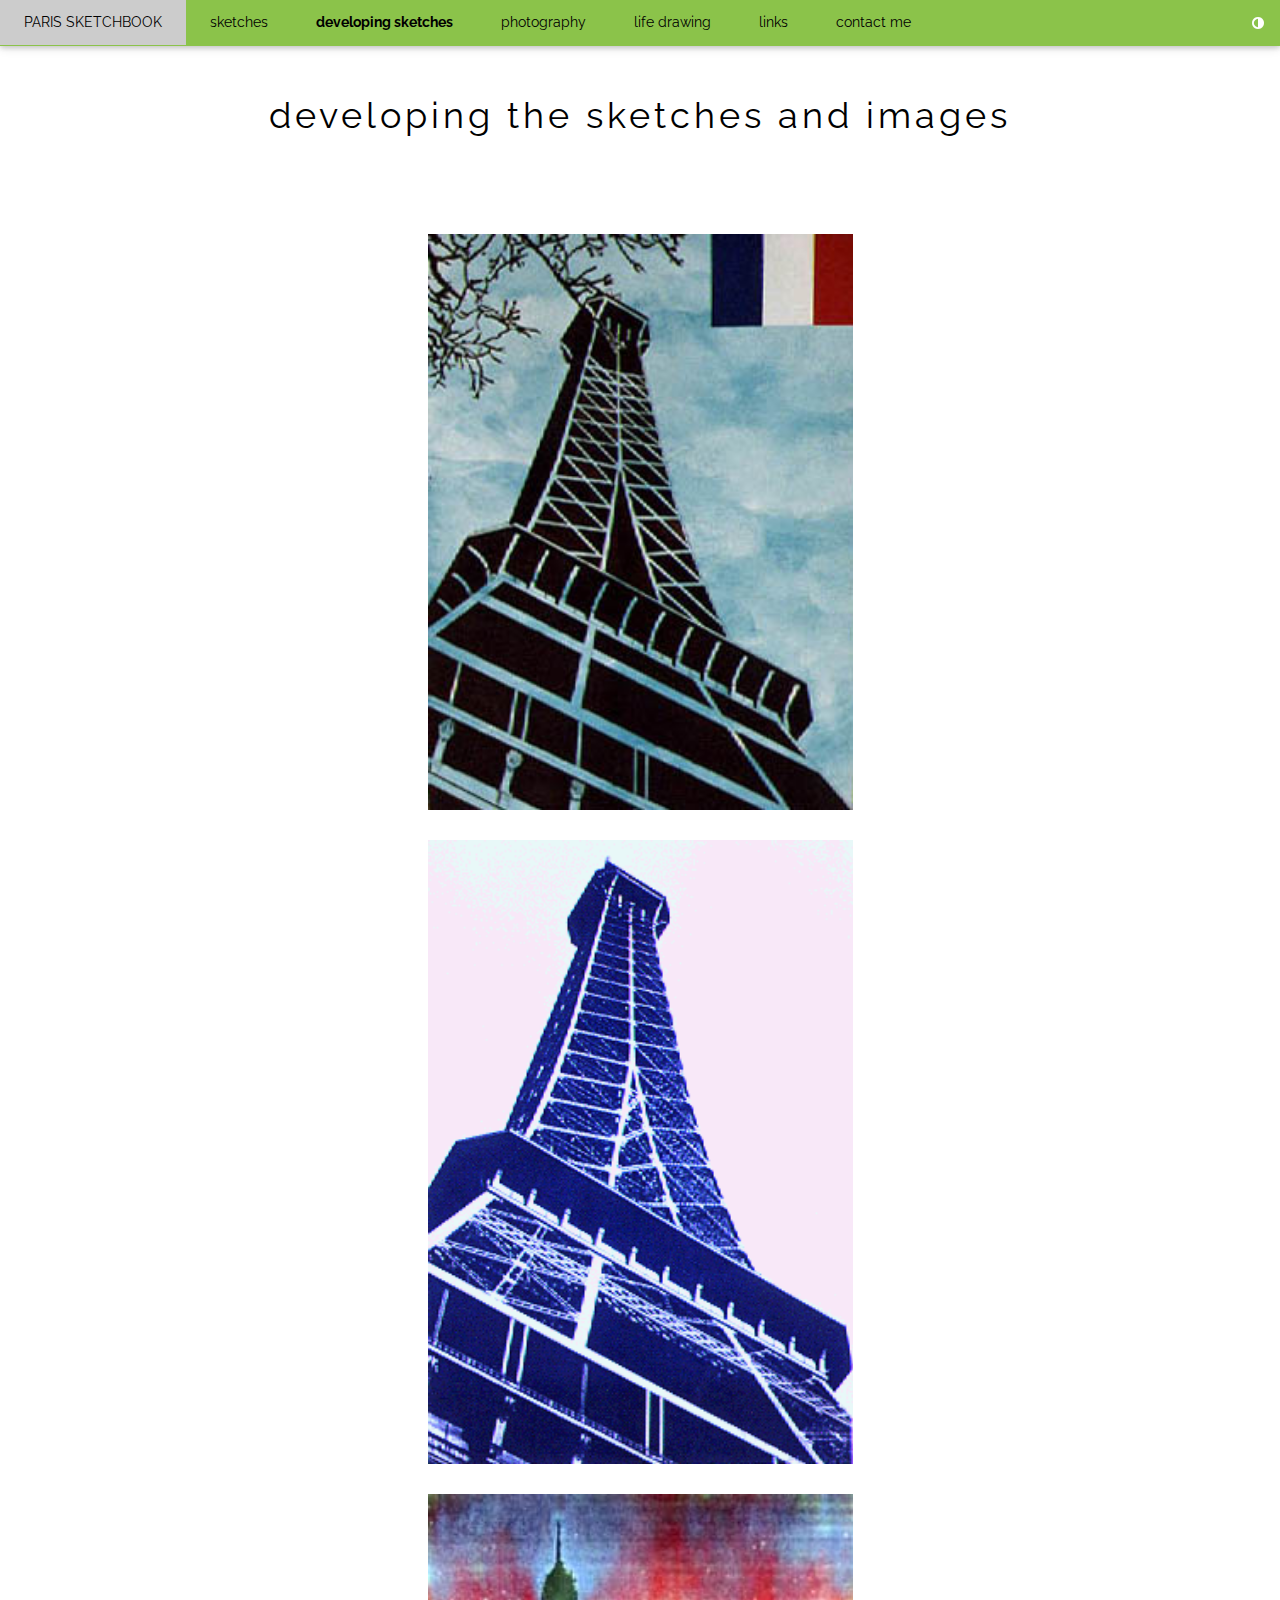
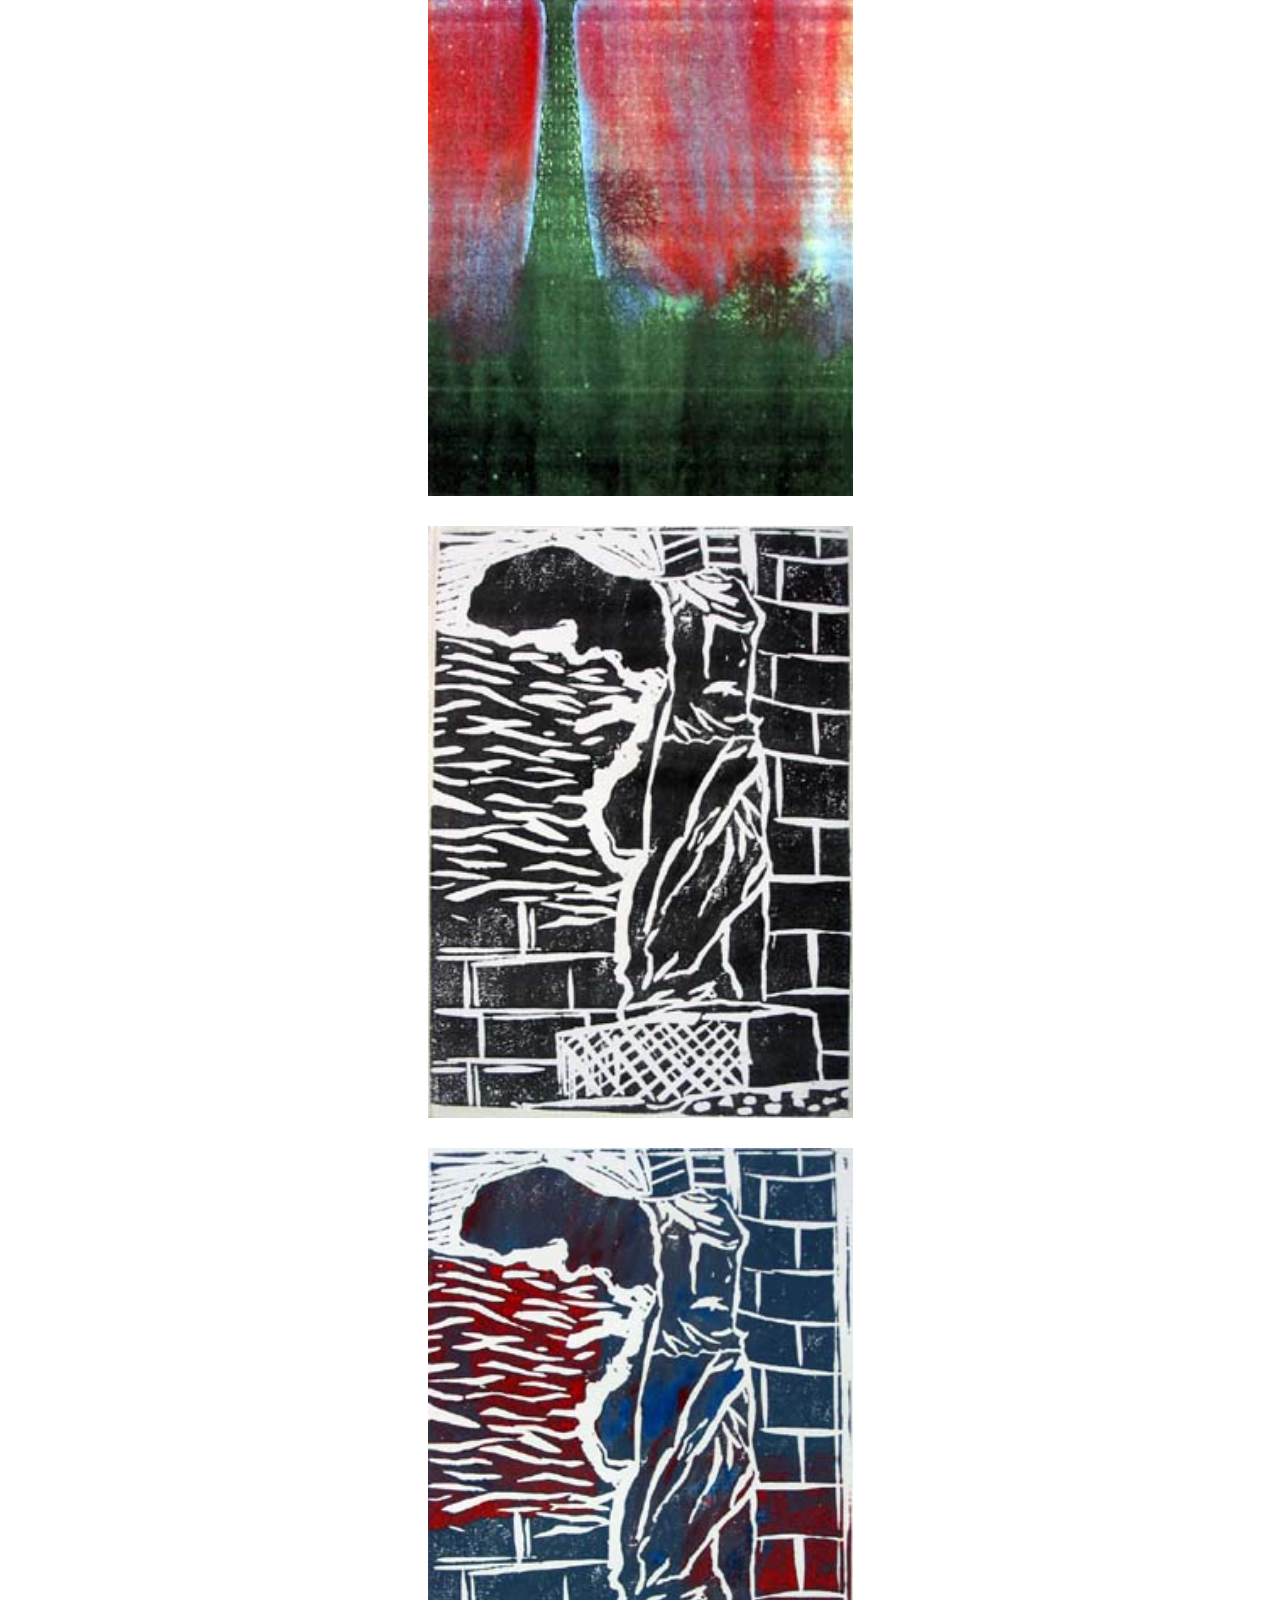
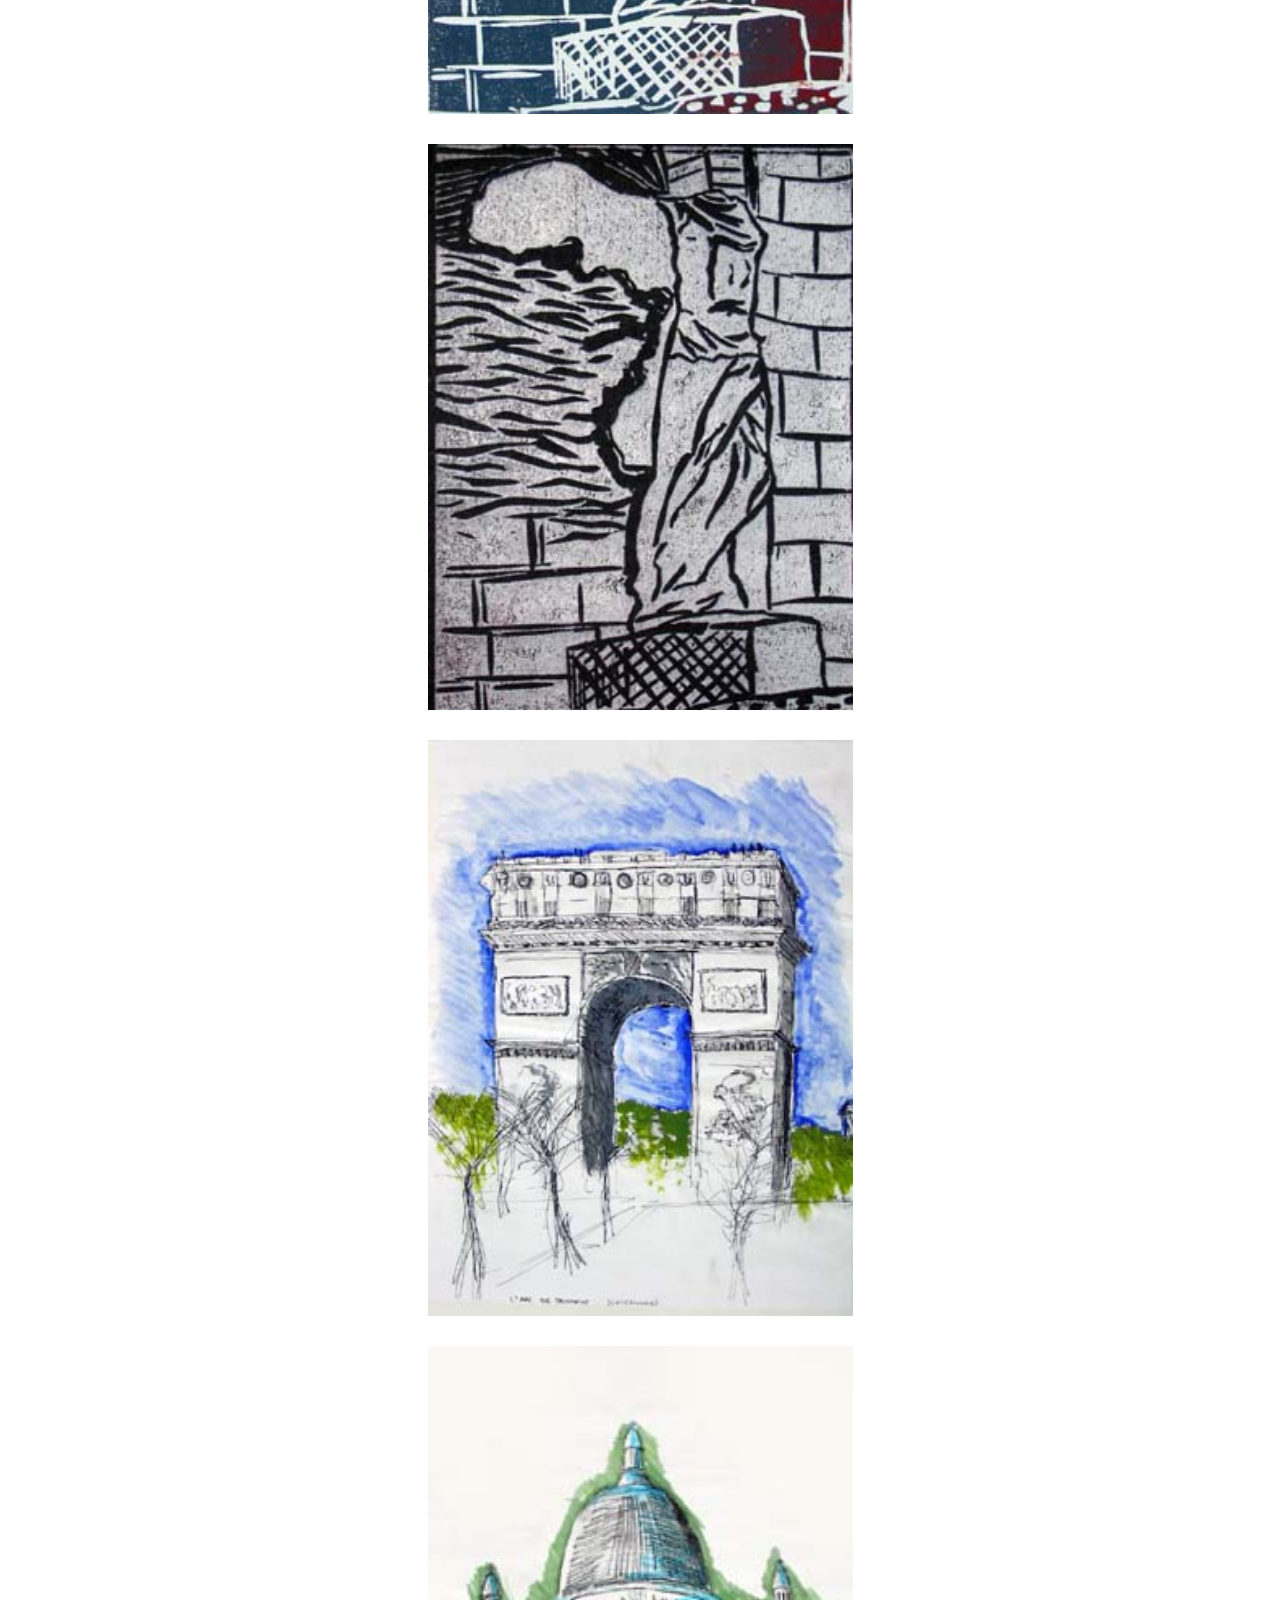
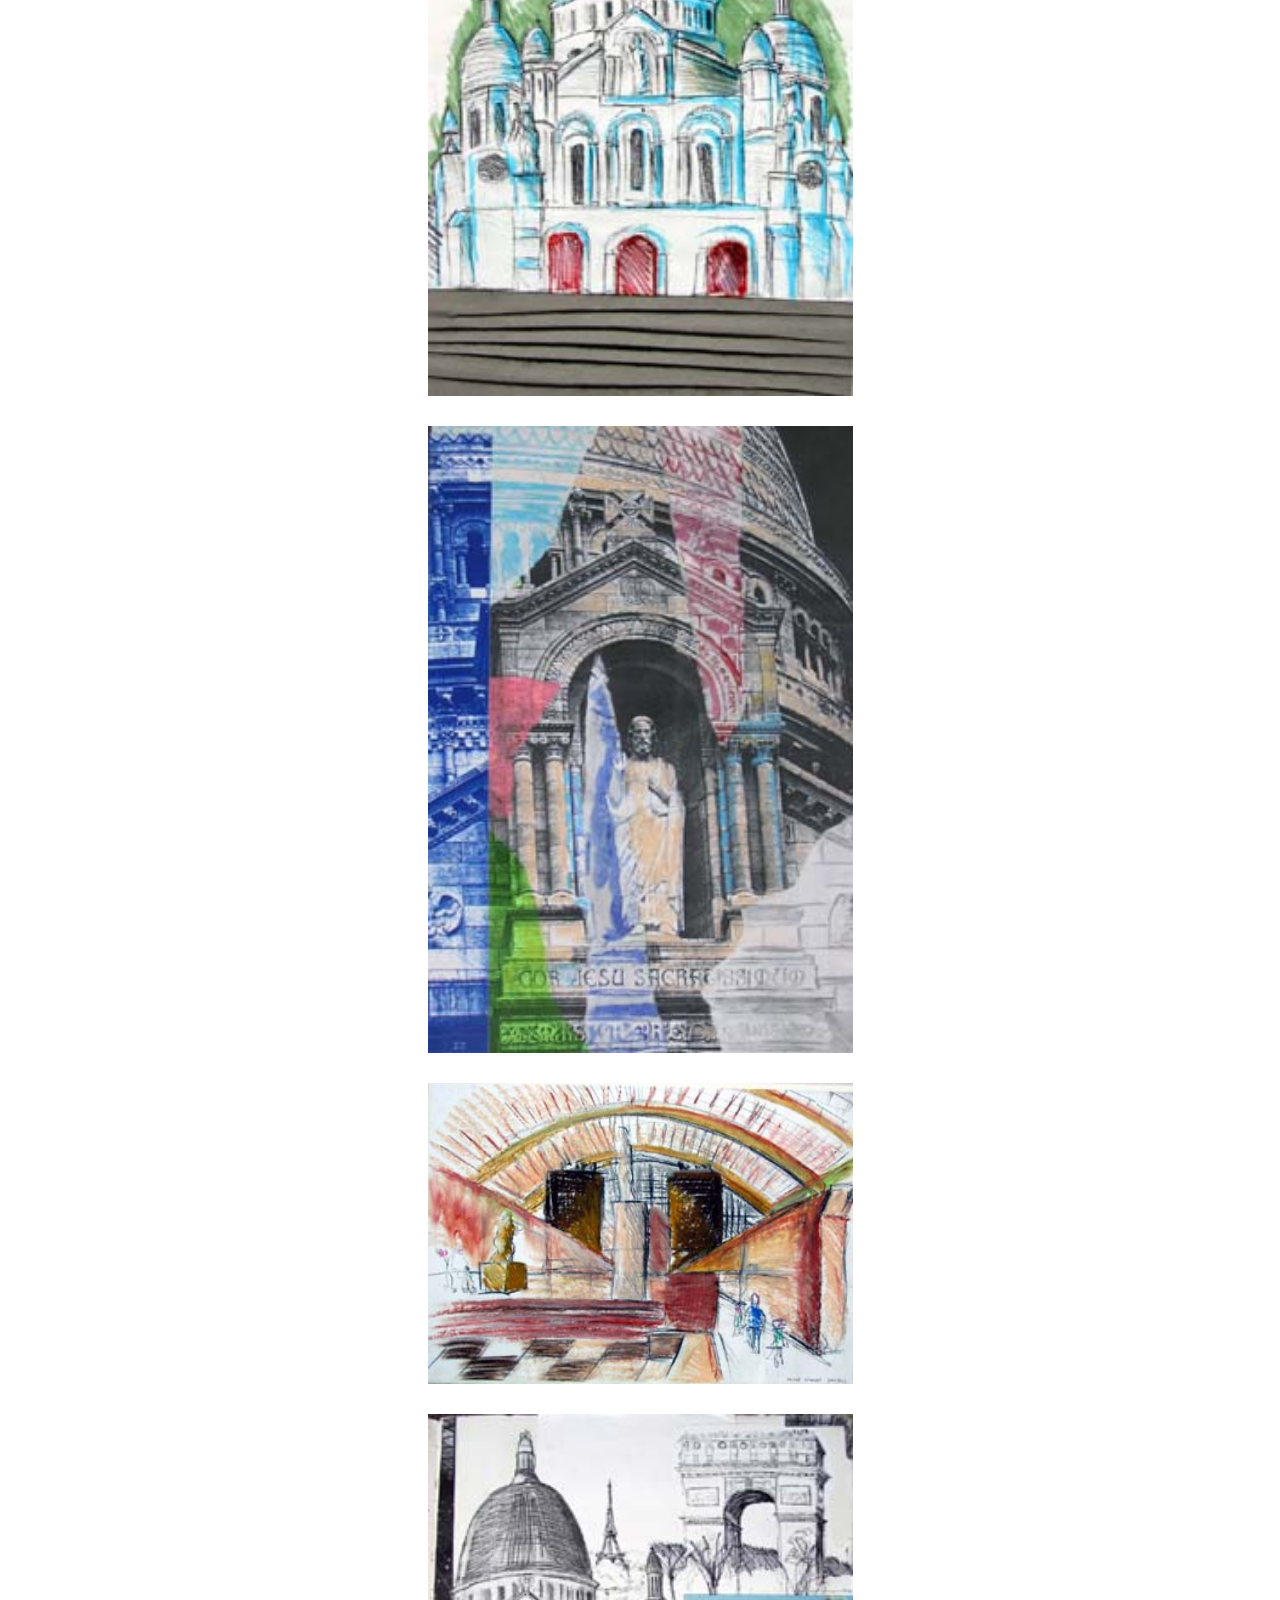
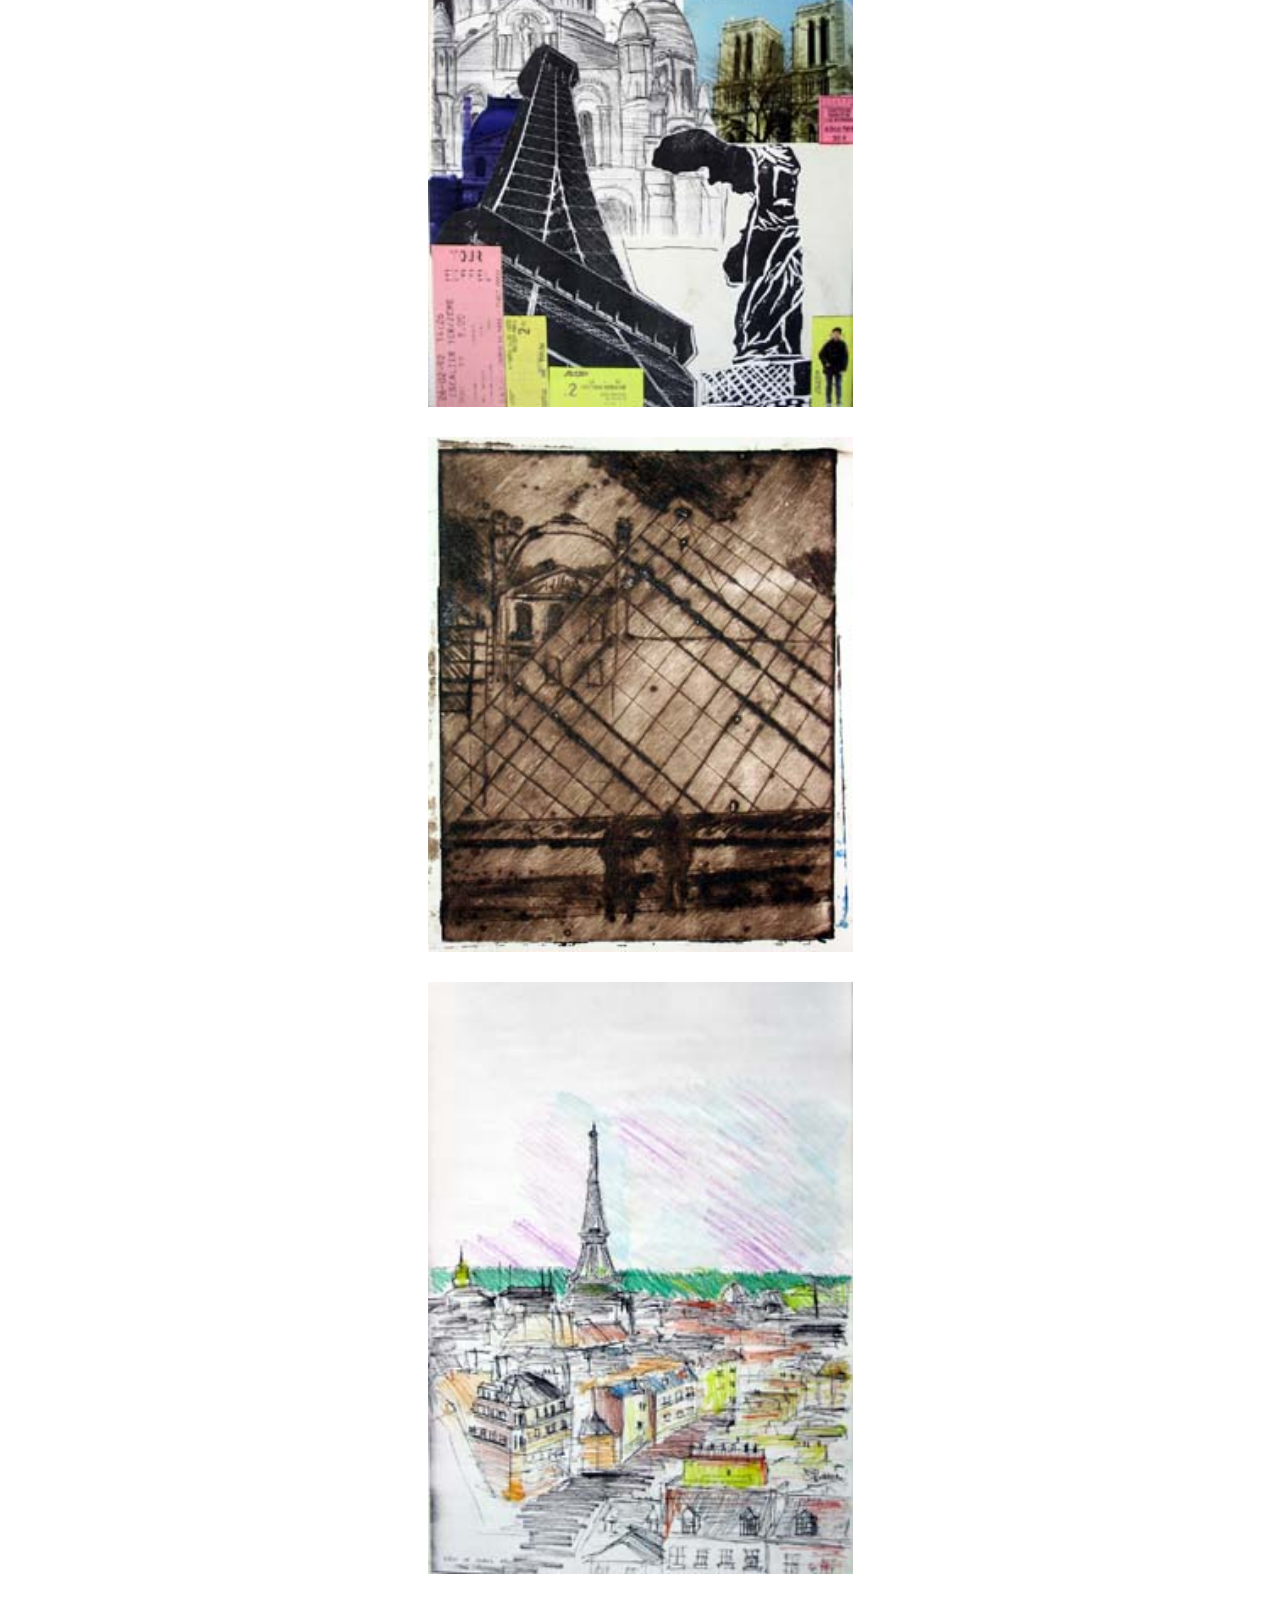
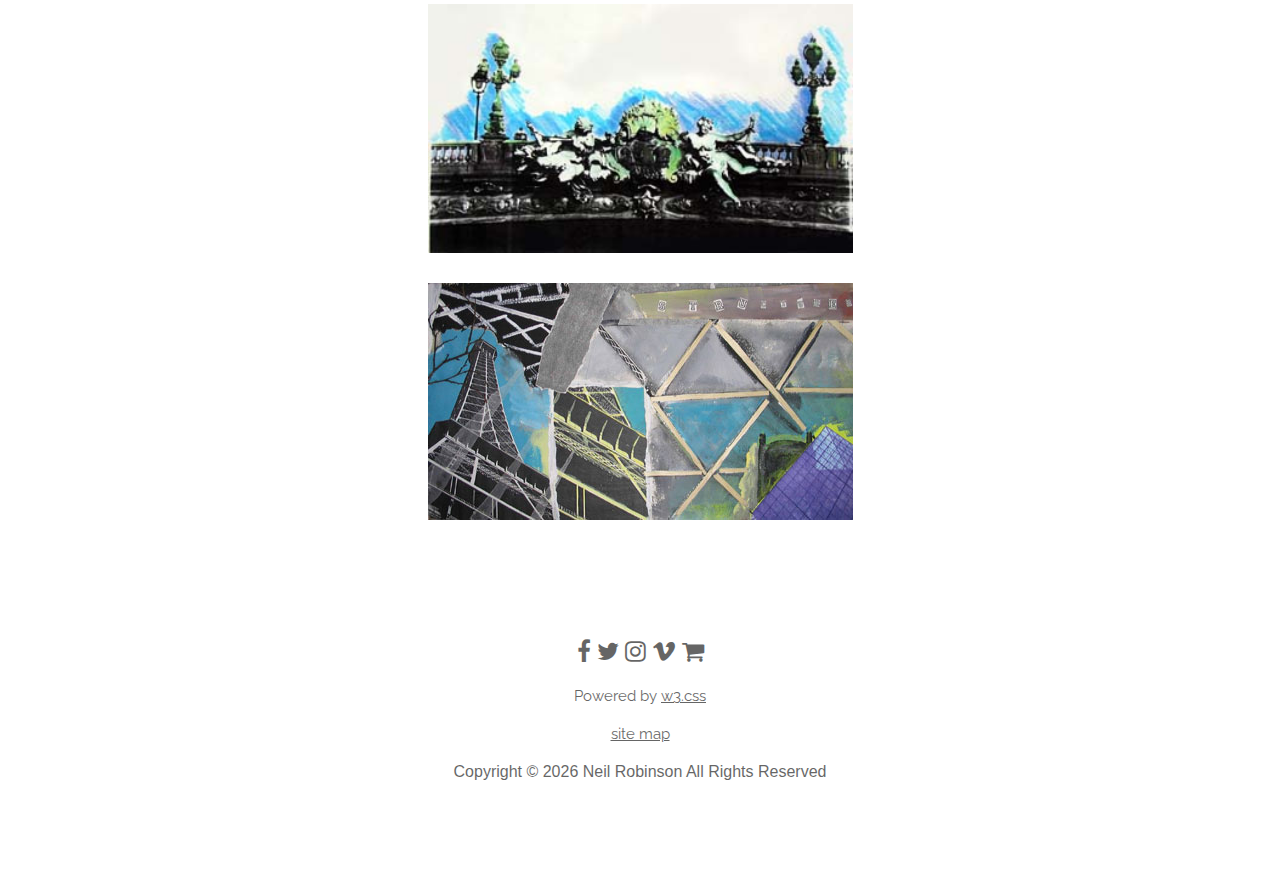
<file: developing.html>
<!DOCTYPE html>
<html lang="en">
<head>
<title>neilrobinson.me.uk :: selection of my developed sketches: Paris Sketch Book</title>
<meta charset="UTF-8">
<meta name="viewport" content="width=device-width, initial-scale=1.0">
<meta name="description" content="Neil Robinson, Art/Printmaker specialising in landscapes and seascapes. I work with intaglio printing techniques such as etching aquatint and relief techniques such as linocut.">
<meta name="keywords" content="HTML,CSS,XML,JavaScript">
<meta name="keywords" content="HTML,CSS,XML,JavaScript,Artist,Printmaker,Blog,StockportInPrint,OnlineShop,Redbubble,Intaglio,Northwest England,UK,GB,Acrylics,Watercolour,Painting,Sketches,Etchings,Lino-cut,Screen-printing,Gelli-printing,Stockport">
<meta name="author" content="Neil Robinson">
<link rel="stylesheet" href="https://www.w3schools.com/w3css/4/w3.css">
<link rel="stylesheet" href="https://fonts.googleapis.com/css?family=Raleway">
<link rel="stylesheet" href="https://cdnjs.cloudflare.com/ajax/libs/font-awesome/4.7.0/css/font-awesome.min.css">
<link rel="stylesheet" href="css/nar_stylesheet.css">
<link rel="stylesheet" href="css/darkmode.css">
<link rel="stylesheet" href="css/navstyle.css">
<link rel="stylesheet" href="css/gallerystyle.css">
<!-- Lightbox CSS files-->	
<link rel="stylesheet" href="style.css">
<link rel="stylesheet" href="lightbox.css">
<link rel="apple-touch-icon" sizes="120x120" href="/apple-touch-icon-120x120-precomposed.png" /> <link rel="apple-touch-icon" sizes="152x152" href="/apple-touch-icon-152x152-precomposed.png"/>
</head>
<body>

<!-- navbar -->
<div class="w3-top">
  <div class="w3-bar w3-light-green w3-card">
    <a class="w3-bar-item w3-button w3-padding-large w3-hide-medium w3-hide-large w3-right" href="javascript:void(0)" onclick="myFunction()" title="Toggle Navigation Menu"><i class="fa fa-bars"></i></a>
    <a href="index.html" class="w3-bar-item w3-button w3-padding-large">PARIS SKETCHBOOK</a>
    <a href="sketches.html" class="w3-bar-item w3-button w3-padding-large w3-hide-small">sketches</a>  
	<a href="developing.html" class="w3-bar-item w3-button w3-padding-large w3-hide-small"><b>developing sketches</b></a>
	<a href="photography.html" class="w3-bar-item w3-button w3-padding-large w3-hide-small">photography</a>
    <a href="life.html" class="w3-bar-item w3-button w3-padding-large w3-hide-small">life drawing</a>
    <a href="links.html" class="w3-bar-item w3-button w3-padding-large w3-hide-small">links</a>
    <a href="contact_me.html" class="w3-bar-item w3-button w3-padding-large w3-hide-small">contact me</a>
		
		<!--<div class="w3-dropdown-hover w3-hide-small">
      <button class="w3-padding-large w3-button" title="More">more... <i class="fa fa-caret-down"></i></button>    
      <div class="w3-dropdown-content w3-bar-block w3-card-4"> -->
		
	<i class="toggle fa fa-adjust w3-bar-item w3-button w3-padding-16 w3-hide-small w3-right"></i>
	<script src="js/darkFunction.js"></script>
    </div>
    </div>

<script src="js/navBar.js"></script>

<!-- navbar on small screens (remove the onclick attribute if you want the navbar to always show on top of the content when clicking on the links) -->
<div id="navBar" class="w3-bar-block w3-light-green w3-hide w3-hide-large w3-hide-medium w3-top" style="margin-top:46px">
  <a href="sketches.html" class="w3-bar-item w3-button w3-padding-large" onclick="myFunction()"><b>sketches</b></a>
  <a href="developing.html" class="w3-bar-item w3-button w3-padding-large" onclick="myFunction()"><b>developing sketches</b></a>
  <a href="photography.html" class="w3-bar-item w3-button w3-padding-large" onclick="myFunction()"><b>photography</b></a>
  <a href="life.html" class="w3-bar-item w3-button w3-padding-large" onclick="myFunction()"><b>life drawing</b></a>
  <a href="links.html" class="w3-bar-item w3-button w3-padding-large" onclick="myFunction()">links</a>
  <a href="contact_me.html" class="w3-bar-item w3-button w3-padding-large" onclick="myFunction()">contact me</a>
</div>

<!-- page content -->
<div class="w3-content" style="max-width:2000px;margin-top:46px"></div>
 
    <!-- sketches gallery section -->
  
  <div class="w3-container w3-content w3-center w3-padding-32" style="max-width:2000px">
    <h1 class="w3-wide"></h1>
	<h1 class="w3-wide">developing the sketches and images</h1>
  </div>
  
  <!-- lightbox section -->
<div class="container">
	<div class="gallery">
		<a href="images/developed/psg.jpg" data-lightbox="developed" data-title="Eiffel Tower (Postcard painting)">
		<img src="images/developed/psg.jpg">
		</a>
		
		<a href="images/developed/psg1b.gif" data-lightbox="developed" data-title="Eiffel Tower (Blue colour photocopy)">
		<img src="images/developed/psg1b.gif">
		</a>
		
		<a href="images/developed/psg2.jpg" data-lightbox="developed" data-title="Eiffel Tower (Chalk Pastel)">
		<img src="images/developed/psg2.jpg">
		</a>
		
		<a href="images/developed/psg3.jpg" data-lightbox="developed" data-title="Winged statue">
		<img src="images/developed/psg3.jpg">
		</a>
		
		<a href="images/developed/psg3b.jpg" data-lightbox="developed" data-title="Winged statue (Tri-coloured)">
		<img src="images/developed/psg3b.jpg">
		</a>
		
		<a href="images/developed/psg3c.jpg" data-lightbox="developed" data-title="Winged statue (Black paper white ink)">
		<img src="images/developed/psg3c.jpg">
		</a>
		
		<a href="images/developed/psg4.jpg" data-lightbox="developed" data-title="Arc de Triomphé (Watercolour)">
		<img src="images/developed/psg4.jpg">
		</a>
		
		<a href="images/developed/psg5.jpg" data-lightbox="developed" data-title="Sacré Coeur (Coloured Pens/Paper/Cardboard)">
		<img src="images/developed/psg5.jpg">
		</a>

		<a href="images/developed/psg6.jpg" data-lightbox="developed" data-title="Sacré Coeur (Close-up) Mixed Media">
		<img src="images/developed/psg6.jpg">
		</a>
		
		<a href="images/developed/psg7.jpg" data-lightbox="developed" data-title="Musée d' Orsay (Oil Pastel)">
		<img src="images/developed/psg7.jpg">
		</a>
		
		<a href="images/developed/psg8.jpg" data-lightbox="developed" data-title="Paris Montage (Mixed Media)">
		<img src="images/developed/psg8.jpg">
		</a>
		
		<a href="images/developed/psg9.jpg" data-lightbox="developed" data-title="The Louvre (Drypoint)">
		<img src="images/developed/psg9.jpg">
		</a>
				
		<a href="images/developed/psg10.jpg" data-lightbox="developed" data-title="Paris skyline (Coloured Pencils)">
		<img src="images/developed/psg10.jpg">
		</a>
					
		<a href="images/developed/psg11.jpg" data-lightbox="developed" data-title="Bridge over Seine (Coloured Pens)">
		<img src="images/developed/psg11.jpg">
		</a>
						
		<a href="images/developed/psg12.jpg" data-lightbox="developed" data-title="Structures (Mixed Media)">
		<img src="images/developed/psg12.jpg">
		</a>
		
	</div>
</div>
	<script src="lightbox-plus-jquery.min.js"></script>
<!-- end of page content -->
</div>

<!-- footer -->
<footer class="w3-container w3-padding-64 w3-center w3-opacity w3-white w3-xlarge">
  <a id = "SML" href="https://www.facebook.com/groups/stockportinprint/?ref=share" class="fa fa-facebook"></a>
			<a id = "SML" href="https://twitter.com/nrobinsonart" class="fa fa-twitter"></a>
			<a id = "SML" href="https://www.instagram.com/nrobinsonart/?hl=en" class="fa fa-instagram"></a>
			<a id = "SML" href="https://vimeo.com/nrvimeo" class="fa fa-vimeo"></a>
			<a id = "SML" href="https://www.redbubble.com/people/NR-Art-Prints/shop?asc=u" class="fa fa-shopping-cart"></a>
  
  <p class="w3-medium">Powered by <a href="https://www.w3schools.com/w3css/default.asp" target="_blank">w3.css</a></p>
  <p class="w3-medium"><a href="sitemap.html" target="_blank">site map</a></p>
  <div class="w3-white w3-center w3-padding-12"><span lang="en-gb">
  <h6>Copyright &copy; <script>document.write(new Date().getFullYear())</script> Neil Robinson All Rights Reserved</h6>
<br>
</footer>

</div>
</body>
</html>
</file>
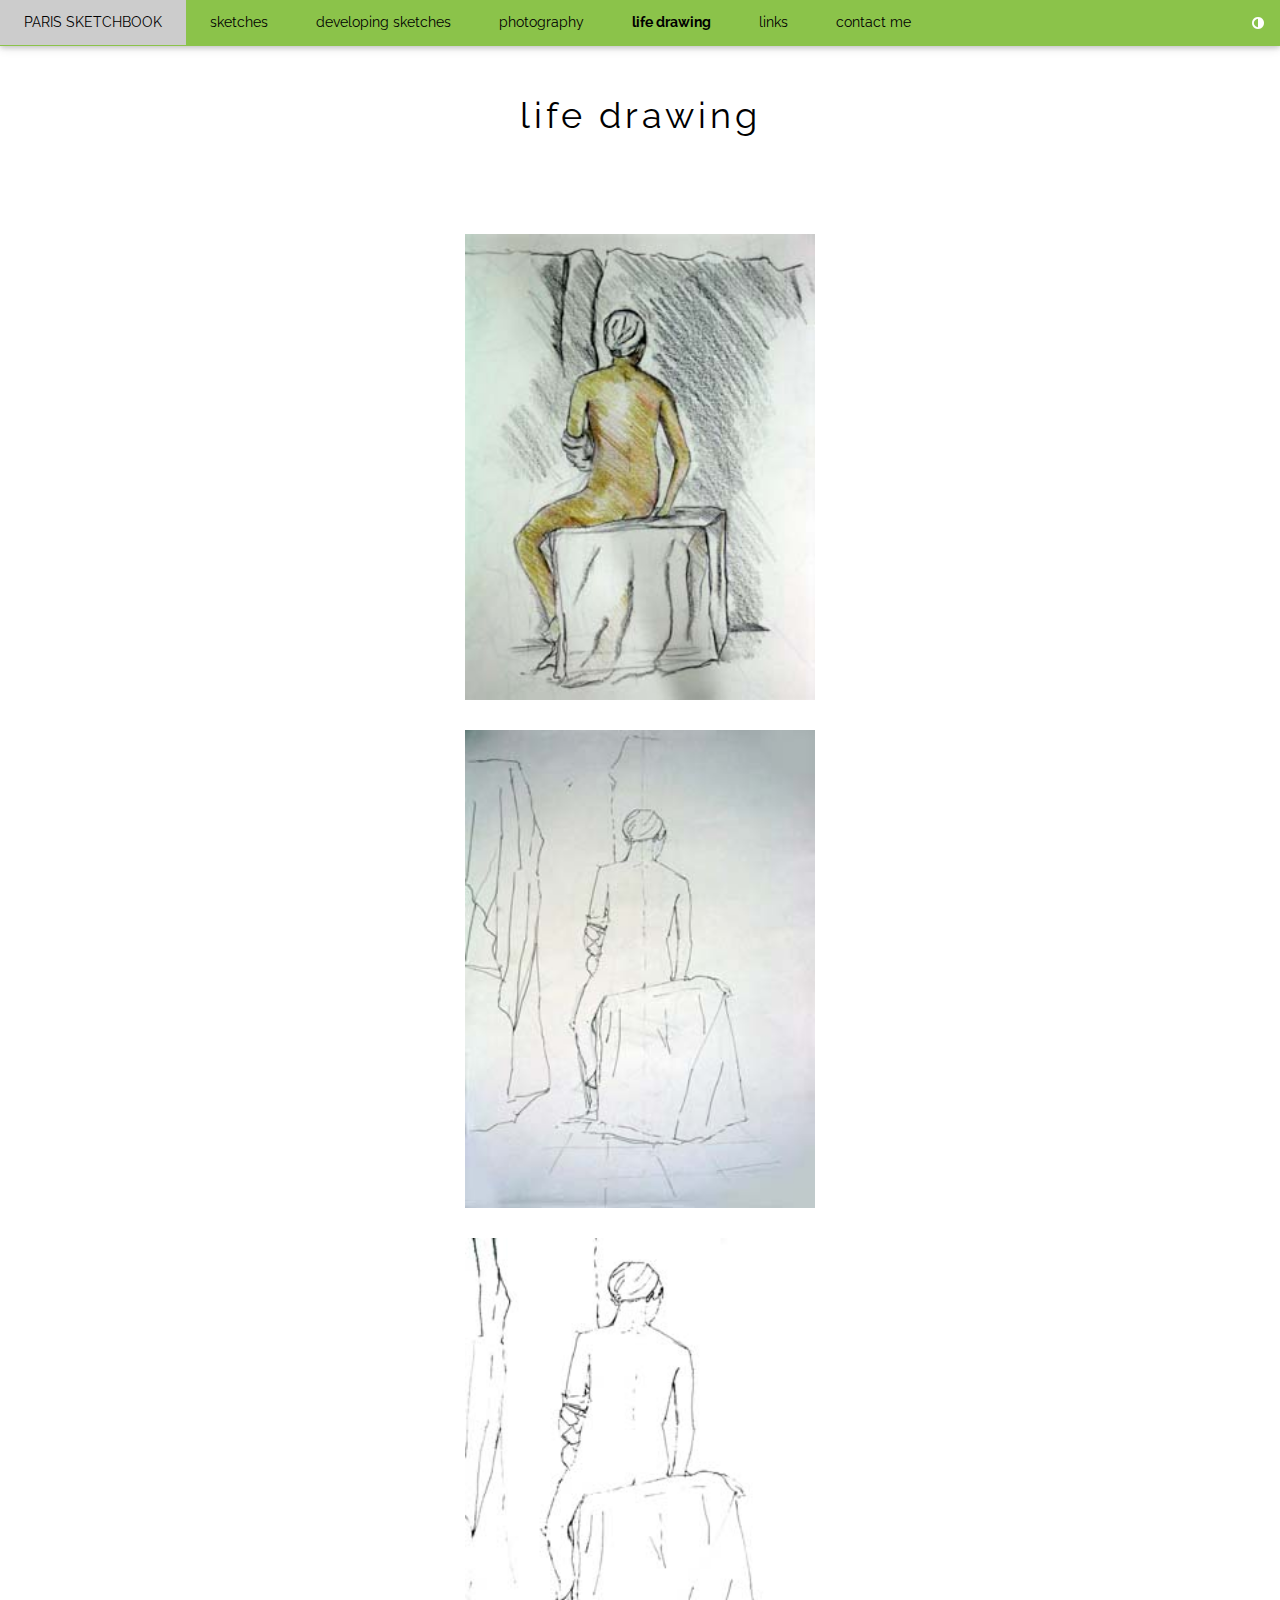
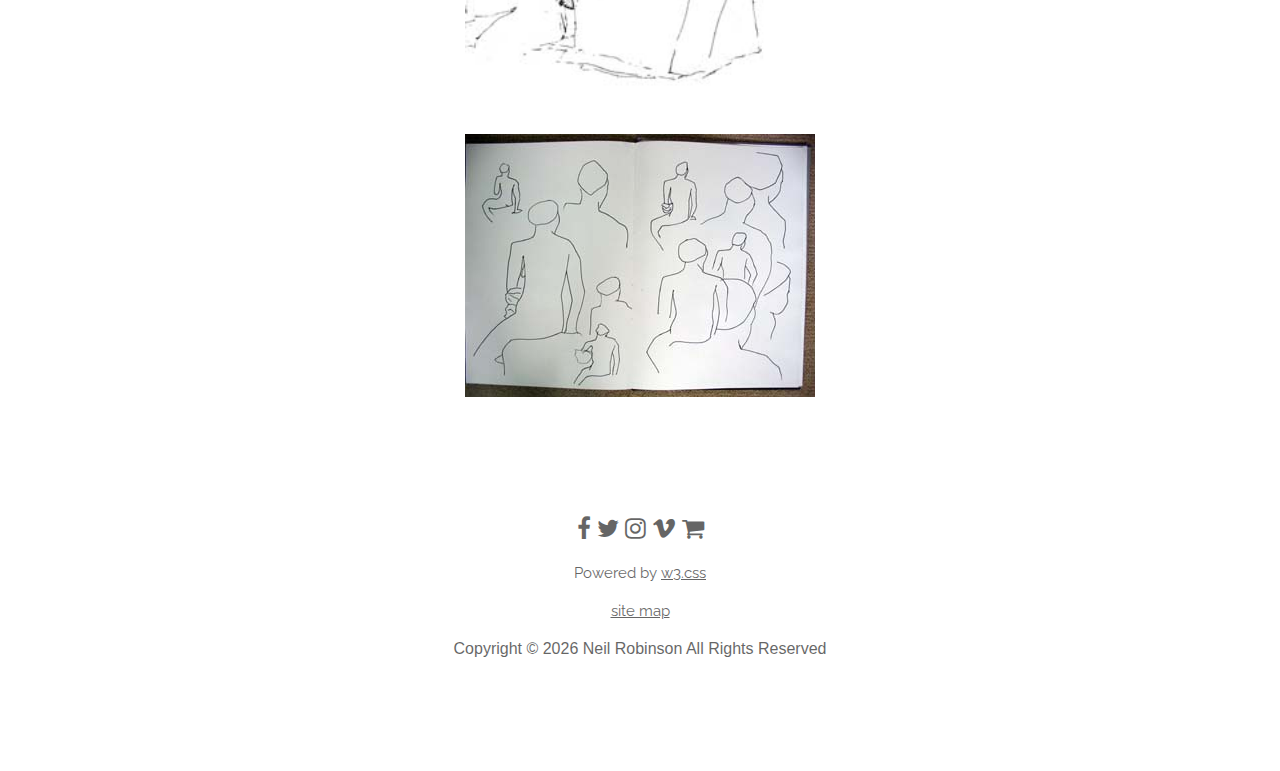
<file: life.html>
<!DOCTYPE html>
<html lang="en">
<head>
<title>neilrobinson.me.uk :: selection of college life drawing: Paris Sketch Book</title>
<meta charset="UTF-8">
<meta name="viewport" content="width=device-width, initial-scale=1.0">
<meta name="description" content="Neil Robinson, Art/Printmaker specialising in landscapes and seascapes. I work with intaglio printing techniques such as etching aquatint and relief techniques such as linocut.">
<meta name="keywords" content="HTML,CSS,XML,JavaScript">
<meta name="keywords" content="HTML,CSS,XML,JavaScript,Artist,Printmaker,Blog,StockportInPrint,OnlineShop,Redbubble,Intaglio,Northwest England,UK,GB,Acrylics,Watercolour,Painting,Sketches,Etchings,Lino-cut,Screen-printing,Gelli-printing,Stockport">
<meta name="author" content="Neil Robinson">
<link rel="stylesheet" href="https://www.w3schools.com/w3css/4/w3.css">
<link rel="stylesheet" href="https://fonts.googleapis.com/css?family=Raleway">
<link rel="stylesheet" href="https://cdnjs.cloudflare.com/ajax/libs/font-awesome/4.7.0/css/font-awesome.min.css">
<link rel="stylesheet" href="css/nar_stylesheet.css">
<link rel="stylesheet" href="css/darkmode.css">
<link rel="stylesheet" href="css/navstyle.css">
<link rel="stylesheet" href="css/gallerystyle.css">
<!-- Lightbox CSS files-->	
<link rel="stylesheet" href="style.css">
<link rel="stylesheet" href="lightbox.css">
<link rel="apple-touch-icon" sizes="120x120" href="/apple-touch-icon-120x120-precomposed.png" /> <link rel="apple-touch-icon" sizes="152x152" href="/apple-touch-icon-152x152-precomposed.png"/>
</head>
<body>

<!-- navbar -->
<div class="w3-top">
  <div class="w3-bar w3-light-green w3-card">
    <a class="w3-bar-item w3-button w3-padding-large w3-hide-medium w3-hide-large w3-right" href="javascript:void(0)" onclick="myFunction()" title="Toggle Navigation Menu"><i class="fa fa-bars"></i></a>
    <a href="index.html" class="w3-bar-item w3-button w3-padding-large">PARIS SKETCHBOOK</a>
    <a href="sketches.html" class="w3-bar-item w3-button w3-padding-large w3-hide-small">sketches</a>  
	<a href="developing.html" class="w3-bar-item w3-button w3-padding-large w3-hide-small">developing sketches</a>
	<a href="photography.html" class="w3-bar-item w3-button w3-padding-large w3-hide-small">photography</a>
    <a href="life.html" class="w3-bar-item w3-button w3-padding-large w3-hide-small"><b>life drawing</b></a>
    <a href="links.html" class="w3-bar-item w3-button w3-padding-large w3-hide-small">links</a>
    <a href="contact_me.html" class="w3-bar-item w3-button w3-padding-large w3-hide-small">contact me</a>
		
		<!--<div class="w3-dropdown-hover w3-hide-small">
      <button class="w3-padding-large w3-button" title="More">more... <i class="fa fa-caret-down"></i></button>    
      <div class="w3-dropdown-content w3-bar-block w3-card-4"> -->
		
	<i class="toggle fa fa-adjust w3-bar-item w3-button w3-padding-16 w3-hide-small w3-right"></i>
	<script src="js/darkFunction.js"></script>
    </div>
    </div>

<script src="js/navBar.js"></script>

<!-- navbar on small screens (remove the onclick attribute if you want the navbar to always show on top of the content when clicking on the links) -->
<div id="navBar" class="w3-bar-block w3-light-green w3-hide w3-hide-large w3-hide-medium w3-top" style="margin-top:46px">
  <a href="sketches.html" class="w3-bar-item w3-button w3-padding-large" onclick="myFunction()"><b>sketches</b></a>
  <a href="developing.html" class="w3-bar-item w3-button w3-padding-large" onclick="myFunction()"><b>developing sketches</b></a>
  <a href="photography.html" class="w3-bar-item w3-button w3-padding-large" onclick="myFunction()"><b>photography</b></a>
  <a href="life.html" class="w3-bar-item w3-button w3-padding-large" onclick="myFunction()"><b>life drawing</b></a>
  <a href="links.html" class="w3-bar-item w3-button w3-padding-large" onclick="myFunction()">links</a>
  <a href="contact_me.html" class="w3-bar-item w3-button w3-padding-large" onclick="myFunction()">contact me</a>
</div>

<!-- page content -->
<div class="w3-content" style="max-width:2000px;margin-top:46px"></div>
 
    <!-- sketches gallery section -->
  
  <div class="w3-container w3-content w3-center w3-padding-32" style="max-width:2000px">
    <h1 class="w3-wide"></h1>
	<h1 class="w3-wide">life drawing</h1>
  </div>
  
  <!-- lightbox section -->
<div class="container">
	<div class="gallery">
		<a href="images/life/psl.jpg" data-lightbox="life" data-title="Seated nude (Coloured Pencil)">
		<img src="images/life/psl.jpg">
		</a>
		
		<a href="images/life/psl2.jpg" data-lightbox="life" data-title="Seated nude (Fineliner)">
		<img src="images/life/psl2.jpg">
		</a>
		
		<a href="images/life/psl2b.jpg" data-lightbox="life" data-title="Seated nude (Fineliner)">
		<img src="images/life/psl2b.jpg">
		</a>
	
		<a href="images/life/psl3.jpg" data-lightbox="life" data-title="Series of seated nudes (Juxtaposed)">
		<img src="images/life/psl3.jpg">
		</a>
	
	</div>
</div>
	<script src="lightbox-plus-jquery.min.js"></script>
<!-- end of page content -->
</div>

<!-- footer -->
<footer class="w3-container w3-padding-64 w3-center w3-opacity w3-white w3-xlarge">
  <a id = "SML" href="https://www.facebook.com/groups/stockportinprint/?ref=share" class="fa fa-facebook"></a>
			<a id = "SML" href="https://twitter.com/nrobinsonart" class="fa fa-twitter"></a>
			<a id = "SML" href="https://www.instagram.com/nrobinsonart/?hl=en" class="fa fa-instagram"></a>
			<a id = "SML" href="https://vimeo.com/nrvimeo" class="fa fa-vimeo"></a>
			<a id = "SML" href="https://www.redbubble.com/people/NR-Art-Prints/shop?asc=u" class="fa fa-shopping-cart"></a>
  
  <p class="w3-medium">Powered by <a href="https://www.w3schools.com/w3css/default.asp" target="_blank">w3.css</a></p>
  <p class="w3-medium"><a href="sitemap.html" target="_blank">site map</a></p>
  <div class="w3-white w3-center w3-padding-12"><span lang="en-gb">
  <h6>Copyright &copy; <script>document.write(new Date().getFullYear())</script> Neil Robinson All Rights Reserved</h6>
<br>
</footer>

</div>
</body>
</html>
</file>
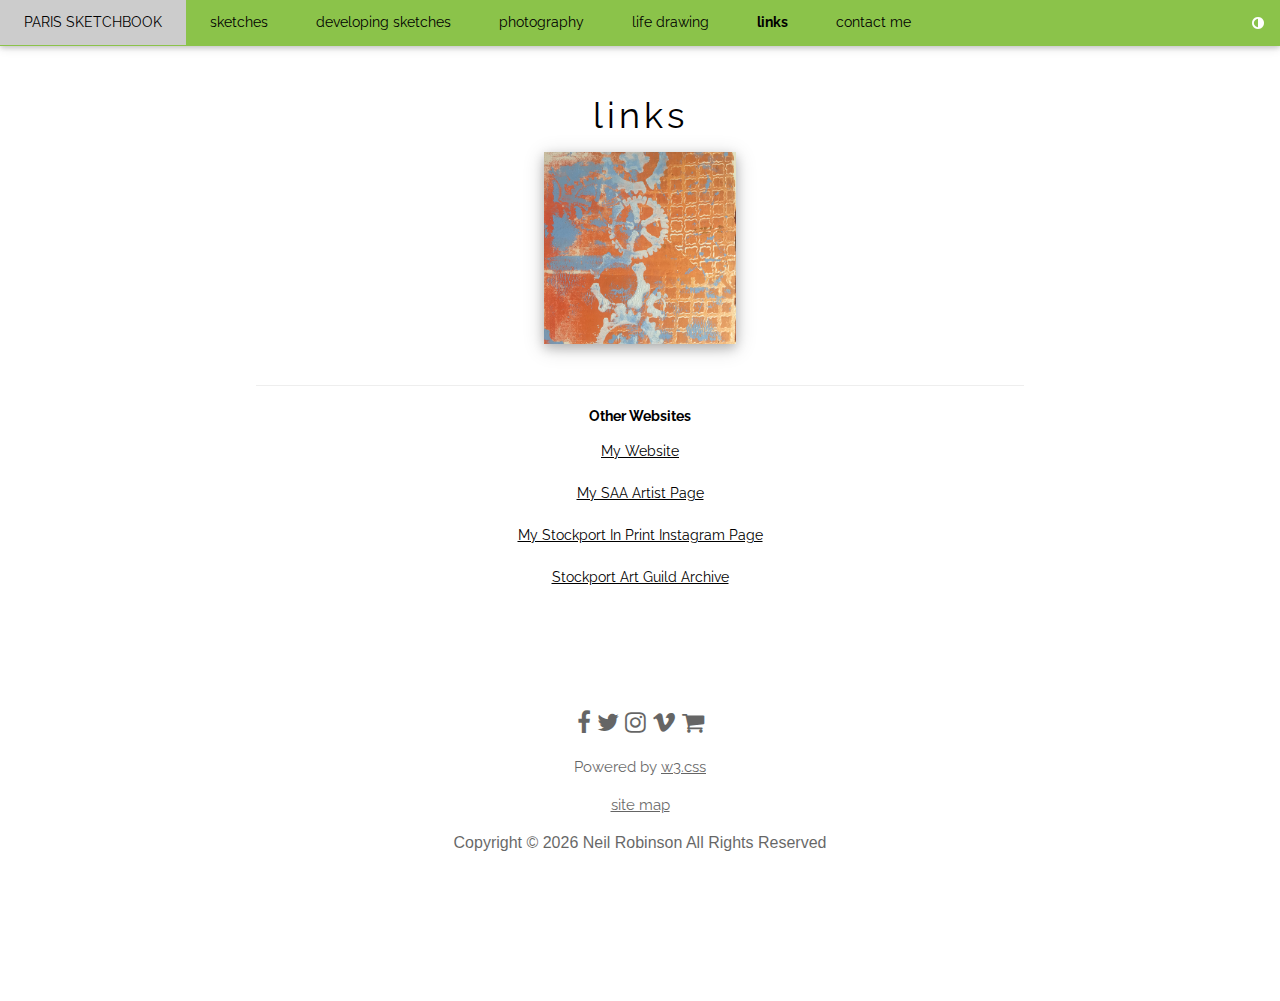
<file: links.html>
<!DOCTYPE html>
<html lang="en">
<head>
<title>neilrobinson.me.uk :: Paris Sketchbook - related and useful links to other websites</title>
<meta charset="UTF-8">
<meta name="viewport" content="width=device-width, initial-scale=1.0">
<meta name="description" content="Neil Robinson, Art/Printmaker specialising in landscapes and seascapes. I work with intaglio printing techniques such as etching aquatint and relief techniques such as linocut.">
<meta name="keywords" content="HTML,CSS,XML,JavaScript">
<meta name="keywords" content="HTML,CSS,XML,JavaScript,Artist,Printmaker,Blog,StockportInPrint,OnlineShop,Redbubble,Intaglio,Northwest England,UK,GB,Acrylics,Watercolour,Painting,Sketches,Etchings,Lino-cut,Screen-printing,Gelli-printing,Stockport">
<meta name="author" content="Neil Robinson">
<link rel="stylesheet" href="https://www.w3schools.com/w3css/4/w3.css">
<link rel="stylesheet" href="https://fonts.googleapis.com/css?family=Raleway">
<link rel="stylesheet" href="https://cdnjs.cloudflare.com/ajax/libs/font-awesome/4.7.0/css/font-awesome.min.css">
<link rel="stylesheet" href="css/nar_stylesheet.css">
<link rel="stylesheet" href="css/gallerystyle.css">
<link rel="stylesheet" href="css/darkmode.css">
<link rel="apple-touch-icon" sizes="120x120" href="/apple-touch-icon-120x120-precomposed.png" /> <link rel="apple-touch-icon" sizes="152x152" href="/apple-touch-icon-152x152-precomposed.png"/>
</head>
<body>

<!-- navbar -->
<div class="w3-top">
  <div class="w3-bar w3-light-green w3-card">
    <a class="w3-bar-item w3-button w3-padding-large w3-hide-medium w3-hide-large w3-right" href="javascript:void(0)" onclick="myFunction()" title="Toggle Navigation Menu"><i class="fa fa-bars"></i></a>
    <a href="index.html" class="w3-bar-item w3-button w3-padding-large">PARIS SKETCHBOOK</a>
    <a href="sketches.html" class="w3-bar-item w3-button w3-padding-large w3-hide-small">sketches</a>  
	<a href="developing.html" class="w3-bar-item w3-button w3-padding-large w3-hide-small">developing sketches</a>
	<a href="photography.html" class="w3-bar-item w3-button w3-padding-large w3-hide-small">photography</a>
    <a href="life.html" class="w3-bar-item w3-button w3-padding-large w3-hide-small">life drawing</a>
    <a href="links.html" class="w3-bar-item w3-button w3-padding-large w3-hide-small"><b>links</b></a>
    <a href="contact_me.html" class="w3-bar-item w3-button w3-padding-large w3-hide-small">contact me</a>
		
		<!--<div class="w3-dropdown-hover w3-hide-small">
      <button class="w3-padding-large w3-button" title="More">more... <i class="fa fa-caret-down"></i></button>    
      <div class="w3-dropdown-content w3-bar-block w3-card-4"> -->
		
	<i class="toggle fa fa-adjust w3-bar-item w3-button w3-padding-16 w3-hide-small w3-right"></i>
	<script src="js/darkFunction.js"></script>
    </div>
    </div>

<script src="js/navBar.js"></script>

<!-- navbar on small screens (remove the onclick attribute if you want the navbar to always show on top of the content when clicking on the links) -->
<div id="navBar" class="w3-bar-block w3-light-green w3-hide w3-hide-large w3-hide-medium w3-top" style="margin-top:46px">
  <a href="sketches.html" class="w3-bar-item w3-button w3-padding-large" onclick="myFunction()"><b>sketches</b></a>
  <a href="developing.html" class="w3-bar-item w3-button w3-padding-large" onclick="myFunction()"><b>developing sketches</b></a>
  <a href="photography.html" class="w3-bar-item w3-button w3-padding-large" onclick="myFunction()"><b>photography</b></a>
  <a href="life.html" class="w3-bar-item w3-button w3-padding-large" onclick="myFunction()"><b>life drawing</b></a>
  <a href="links.html" class="w3-bar-item w3-button w3-padding-large" onclick="myFunction()">links</a>
  <a href="contact_me.html" class="w3-bar-item w3-button w3-padding-large" onclick="myFunction()">contact me</a>
</div>

<!-- page content -->
<div class="w3-content" style="max-width:2000px;margin-top:46px">

	<div class="w3-container w3-content w3-center w3-padding-32" style="max-width:800px">
 
	<!-- exhibitions section -->
		  <h1 class="w3-wide">links</h1>
			  <img src="images/coggs.jpg" style="width:25%" class="w3-card-4">
			  <br>
			  <br>
		<hr>
			<p class="text-left"><b>Other Websites</b></p>
			  <a href="https://neilrobinson.me.uk/" target="_blank">My Website</a>
			  <br>
			  <br>
			  <a href="https://community.saa.co.uk/artists/neil-robinson-42441/" target="_blank">My SAA Artist Page</a>
			  <br>
			  <br>
			  <a href="https://www.instagram.com/stockportinprint/" target="_blank">My Stockport In Print Instagram Page</a>
			  <br>
			  <br>
			  <a href="https://nr2017.github.io/stockportartguildarchive/index.html" target="_blank">Stockport Art Guild Archive</a>
			  <br>
			  <br>
  
<!-- end of page content -->
</div>

<!-- footer -->
<footer class="w3-container w3-padding-64 w3-center w3-opacity w3-white w3-xlarge">
  <a id = "SML" href="https://www.facebook.com/groups/stockportinprint/?ref=share" class="fa fa-facebook"></a>
			<a id = "SML" href="https://twitter.com/nrobinsonart" class="fa fa-twitter"></a>
			<a id = "SML" href="https://www.instagram.com/nrobinsonart/?hl=en" class="fa fa-instagram"></a>
			<a id = "SML" href="https://vimeo.com/nrvimeo" class="fa fa-vimeo"></a>
			<a id = "SML" href="https://www.redbubble.com/people/NR-Art-Prints/shop?asc=u" class="fa fa-shopping-cart"></a>
  
  <p class="w3-medium">Powered by <a href="https://www.w3schools.com/w3css/default.asp" target="_blank">w3.css</a></p>
  <p class="w3-medium"><a href="sitemap.html" target="_blank">site map</a></p>
  <div class="w3-white w3-center w3-padding-12"><span lang="en-gb">
  <h6>Copyright &copy; <script>document.write(new Date().getFullYear())</script> Neil Robinson All Rights Reserved</h6>
  <br></br>
</footer>

</body>
</html>
</file>
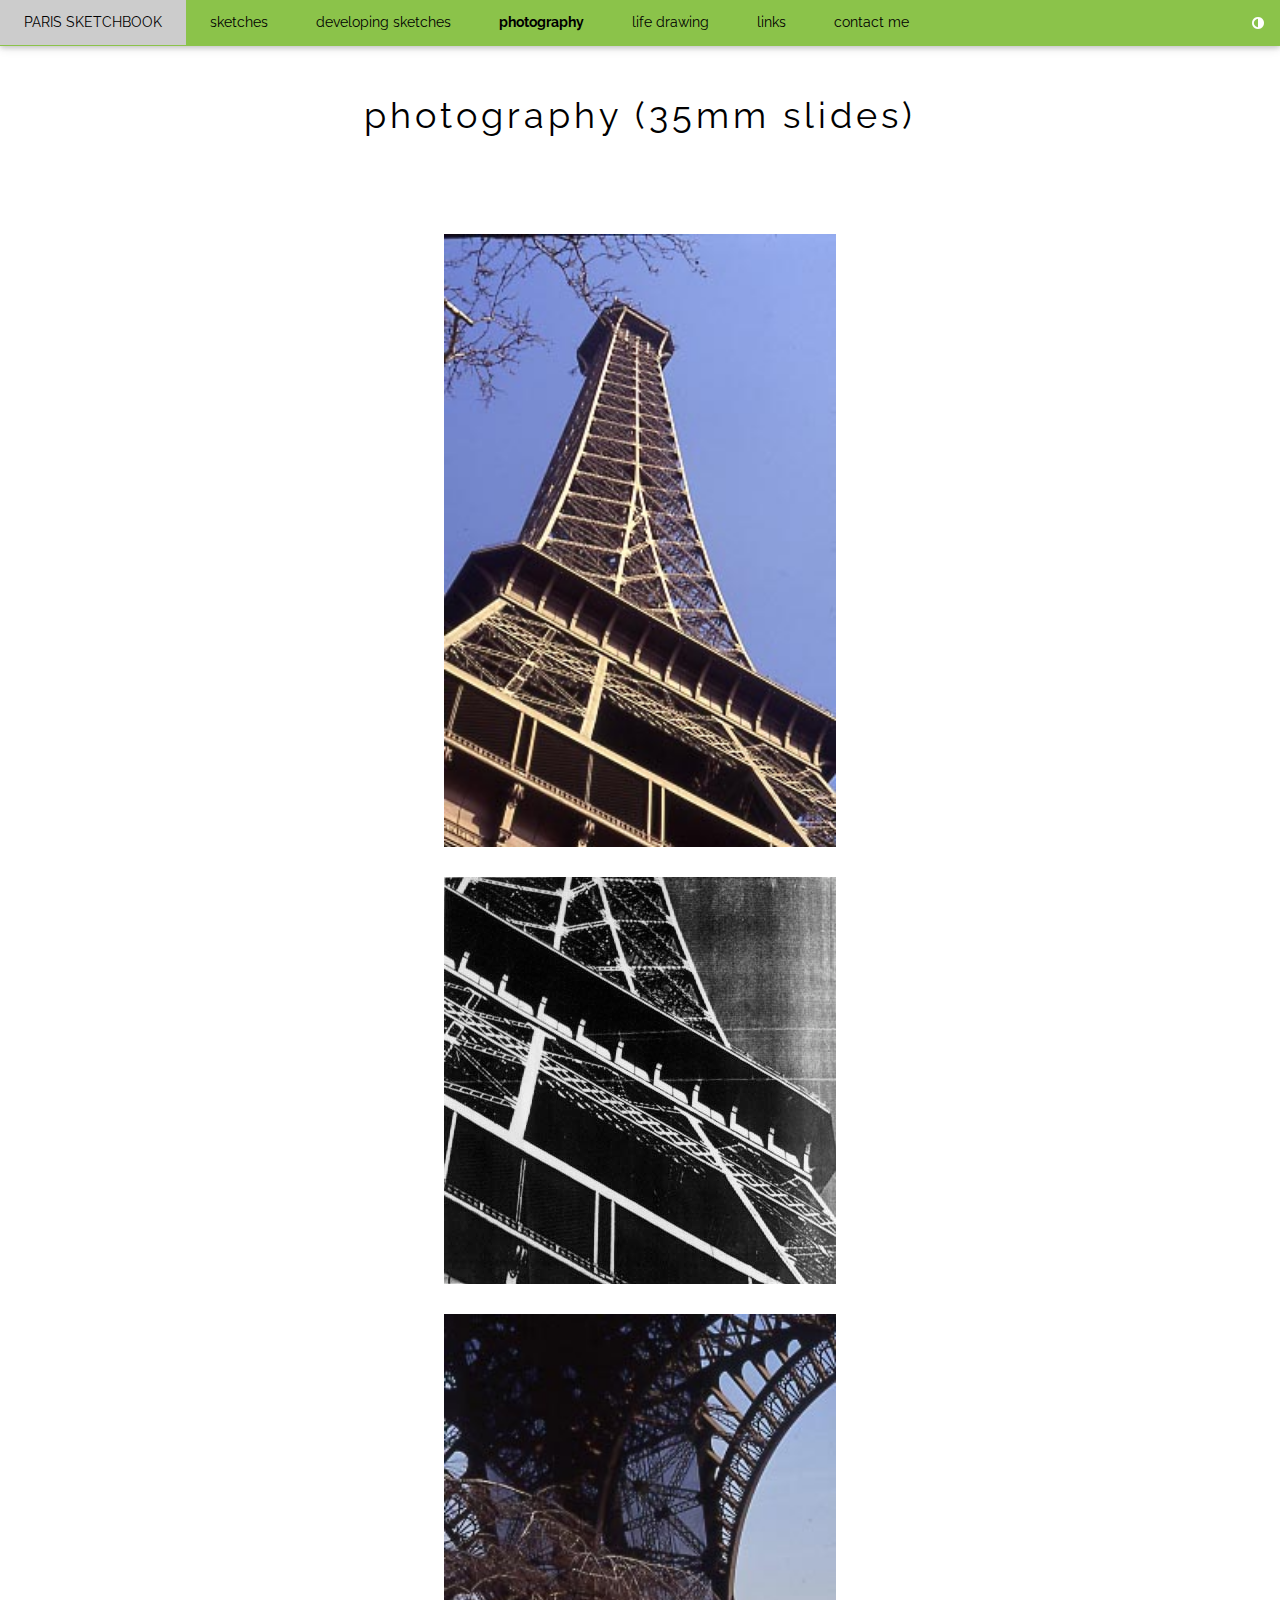
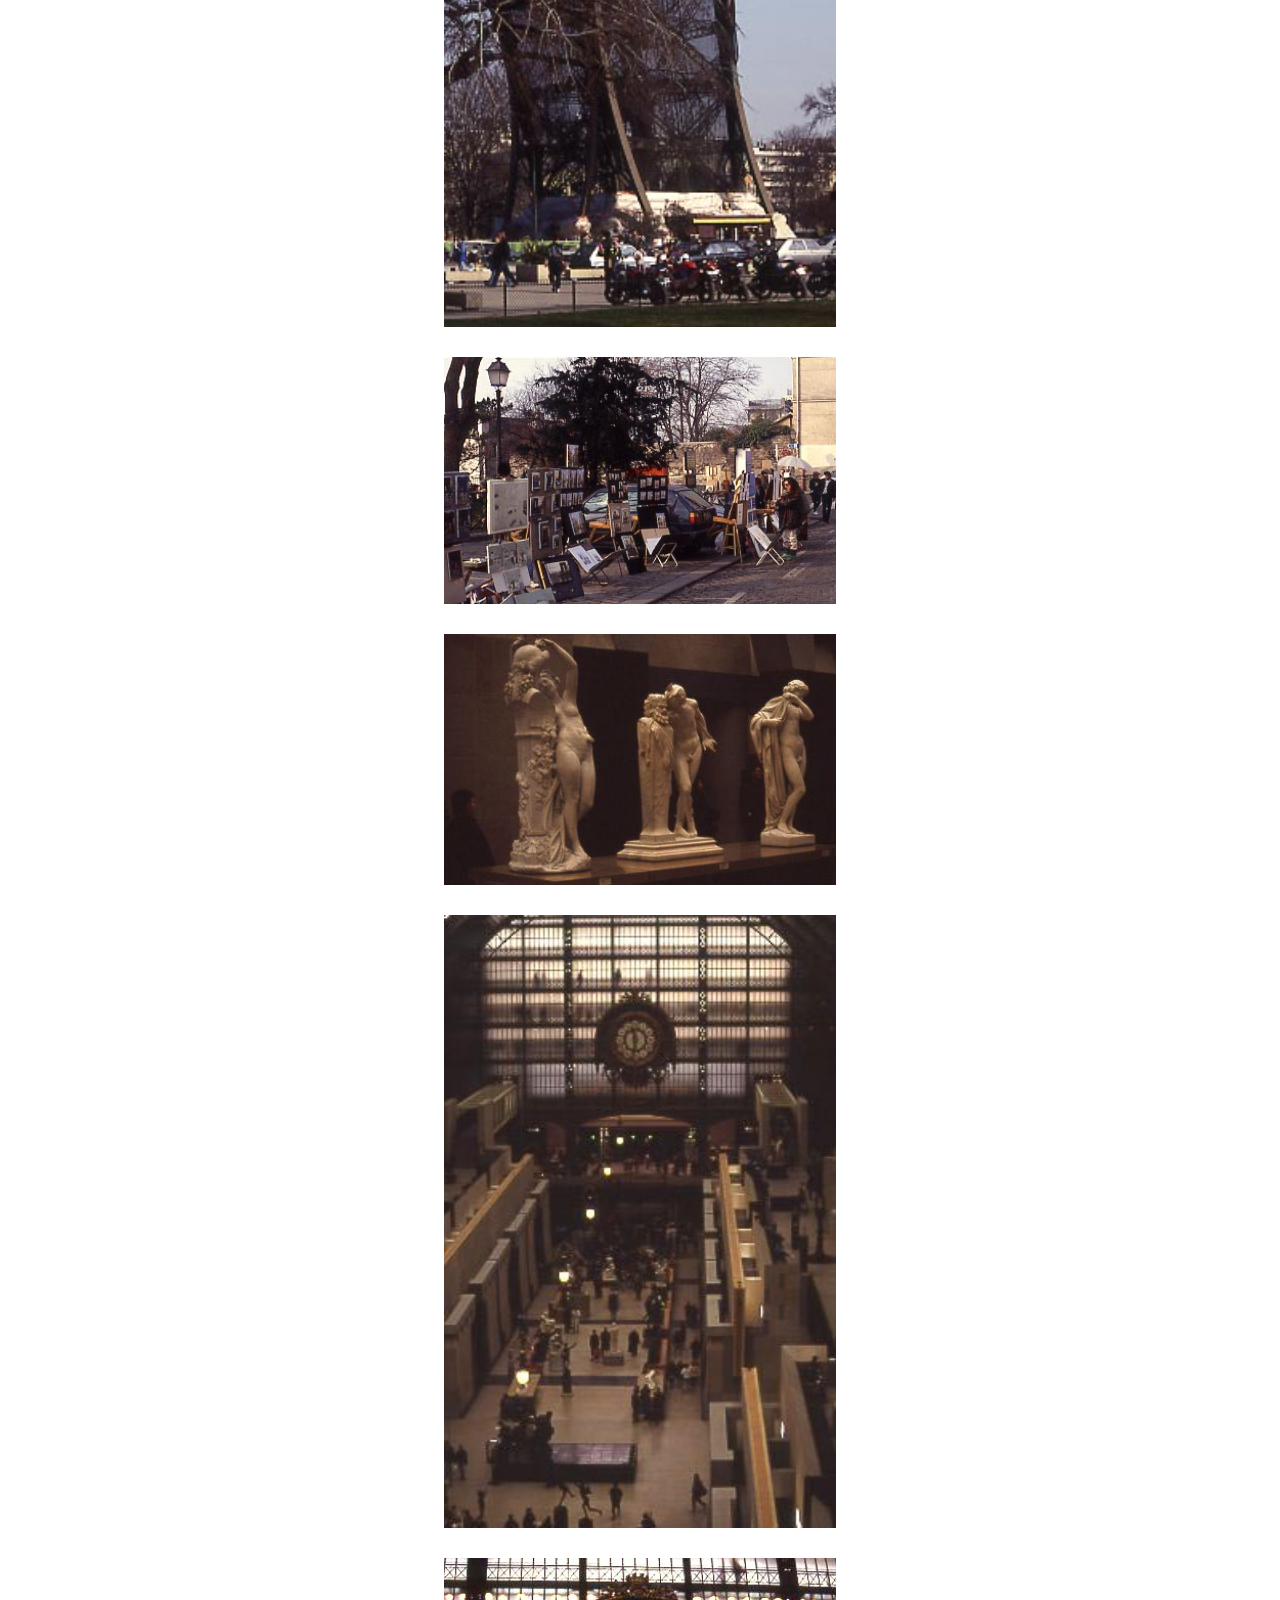
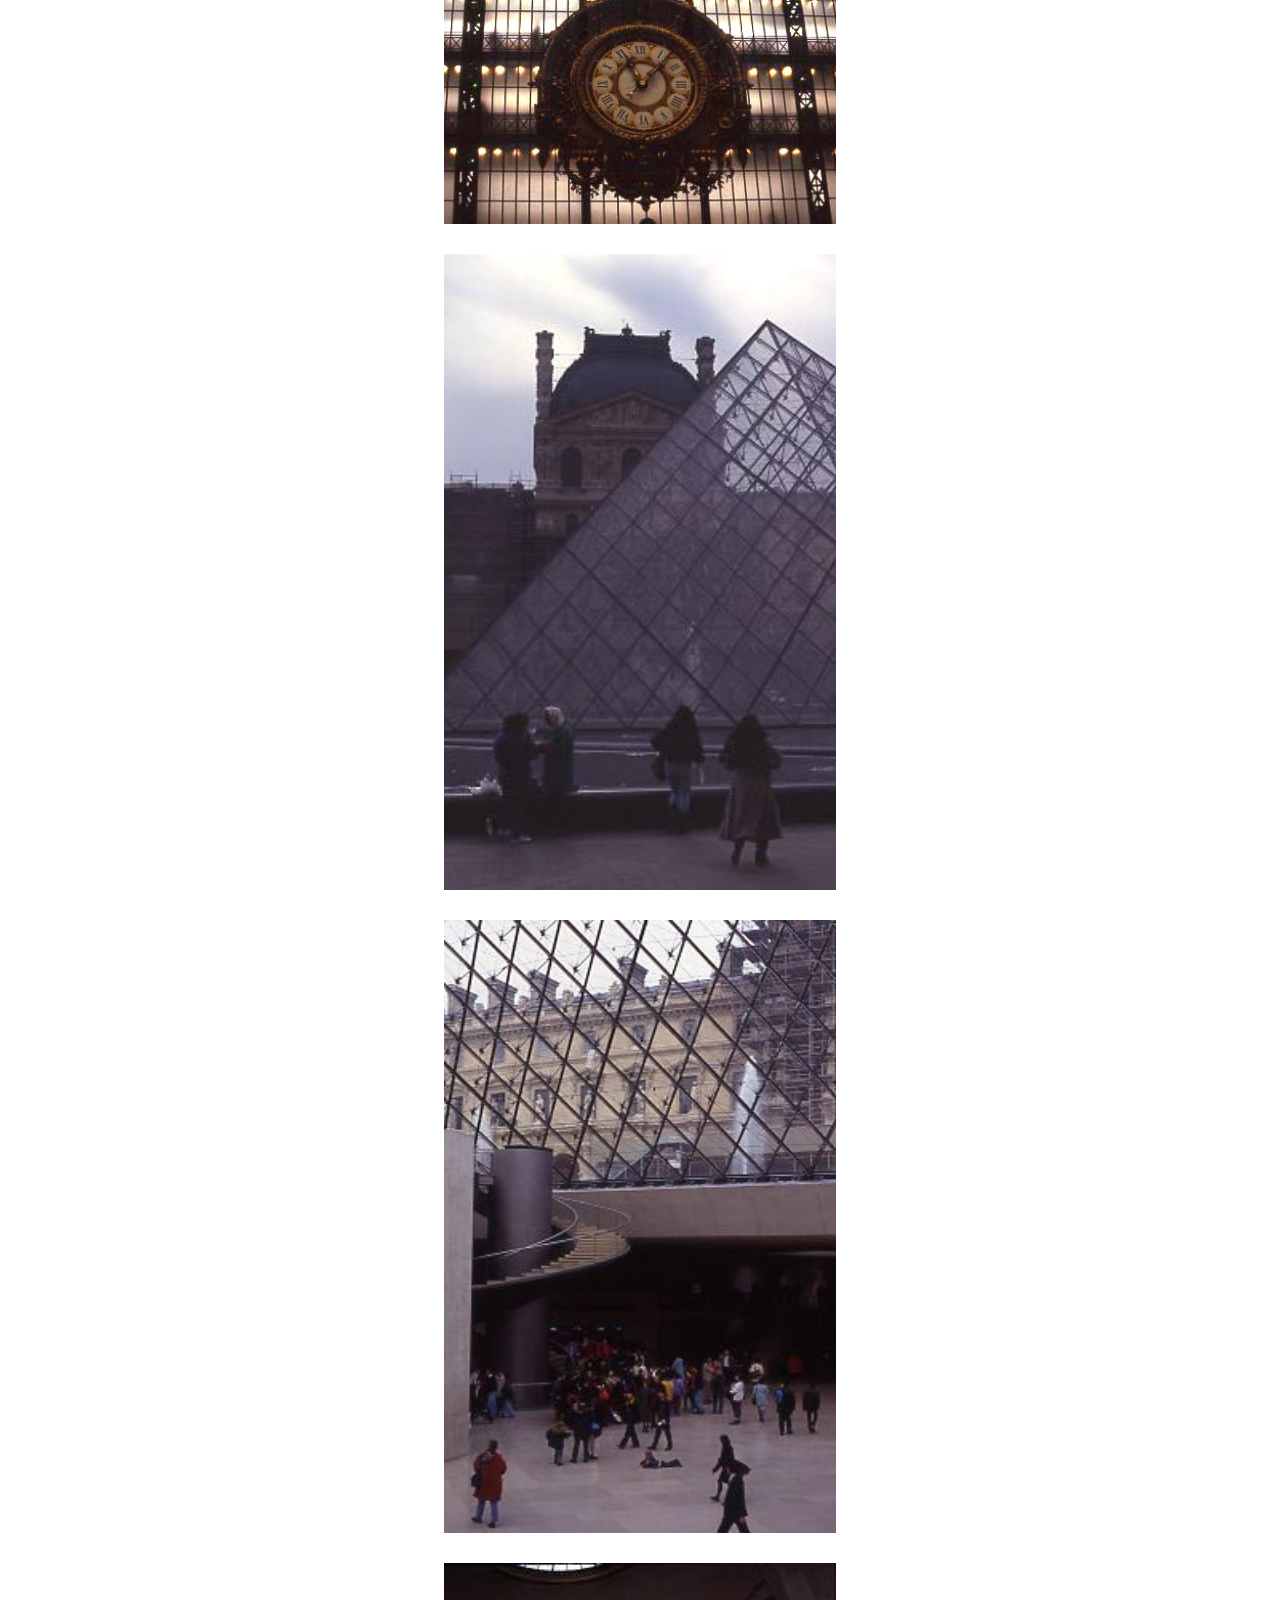
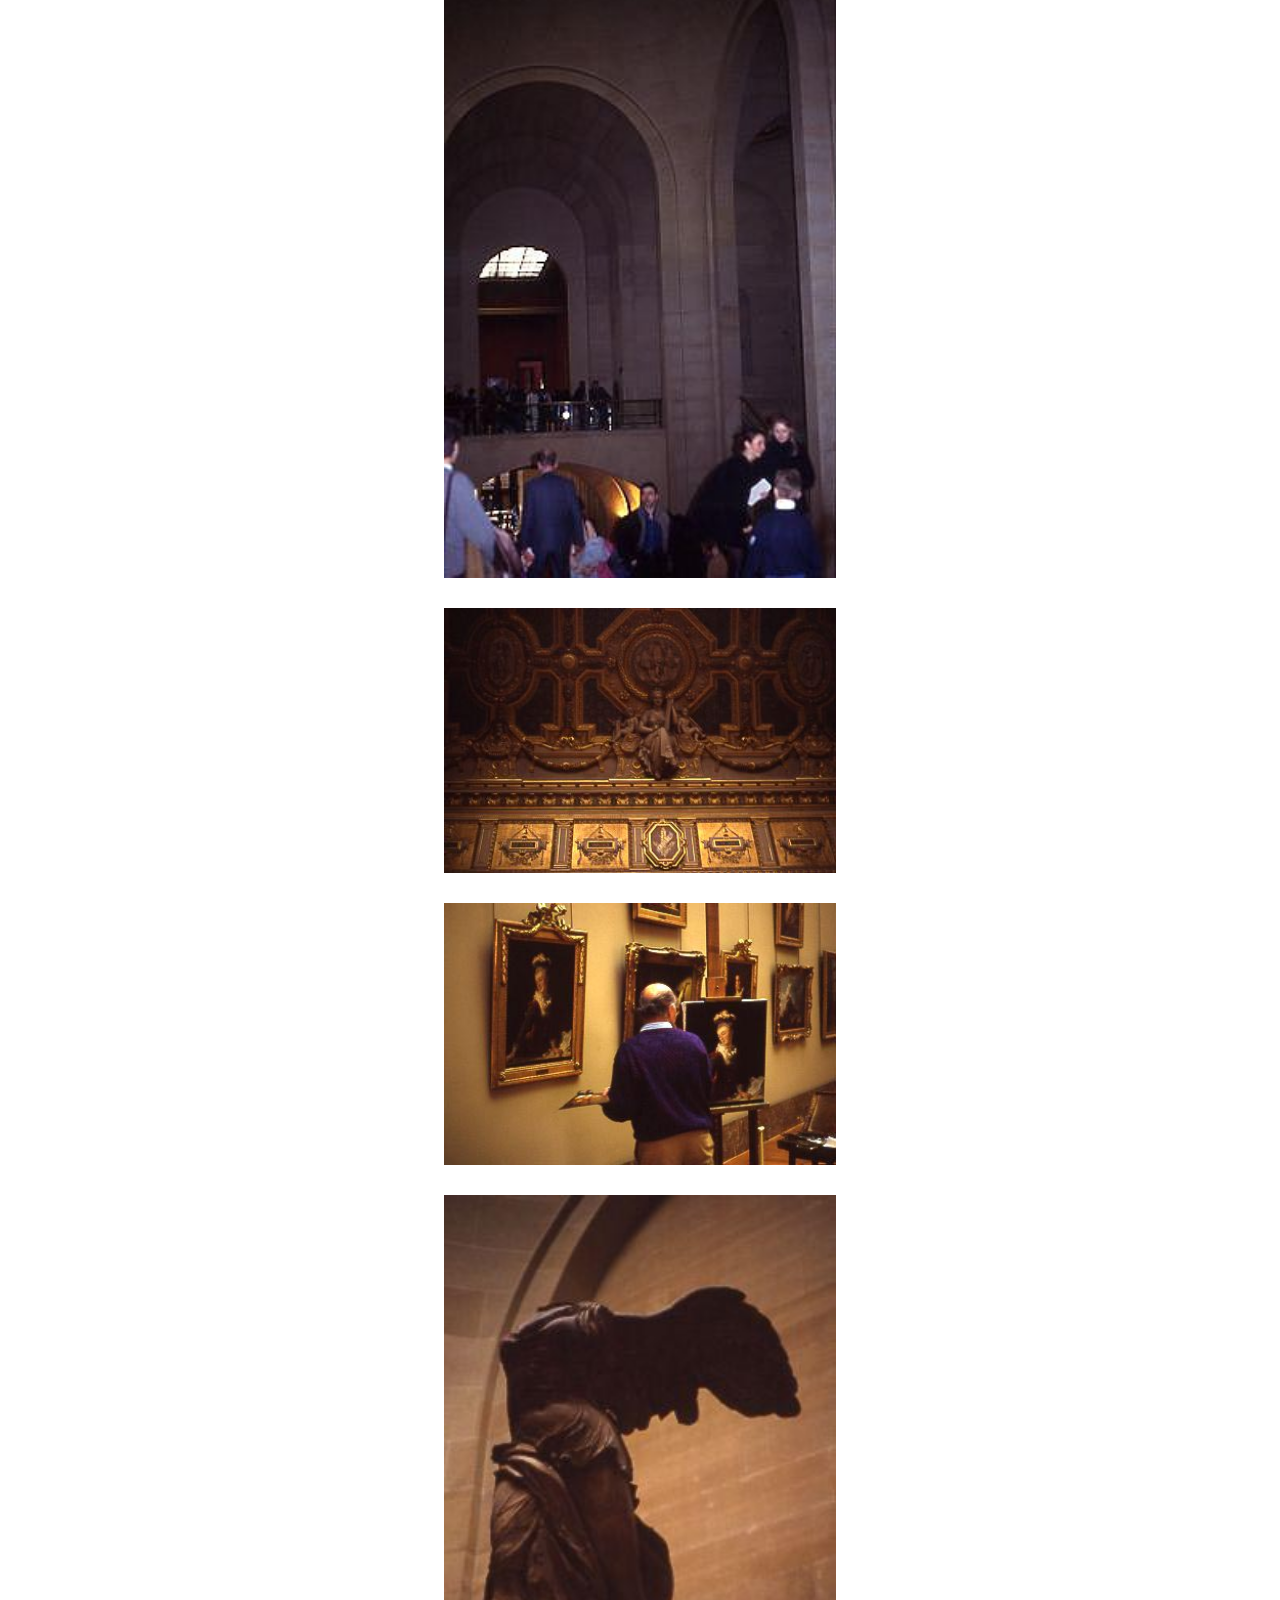
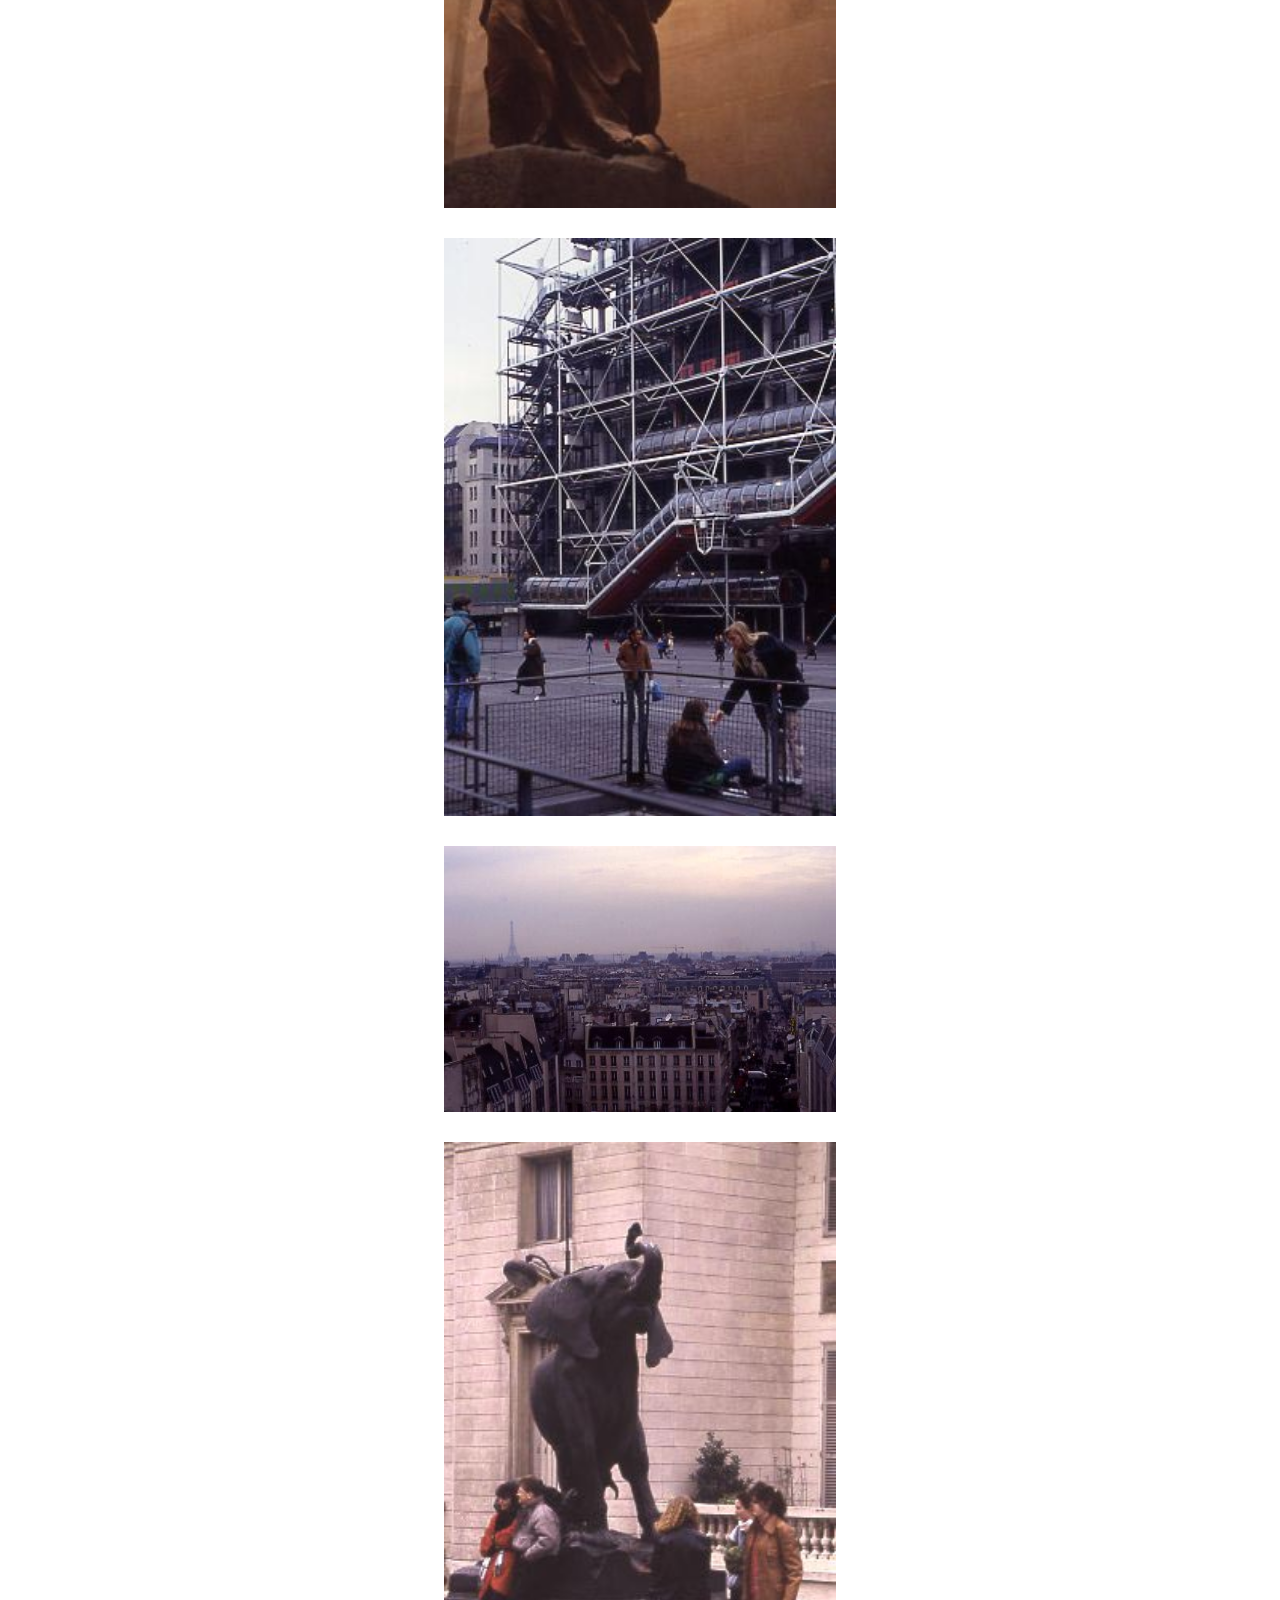
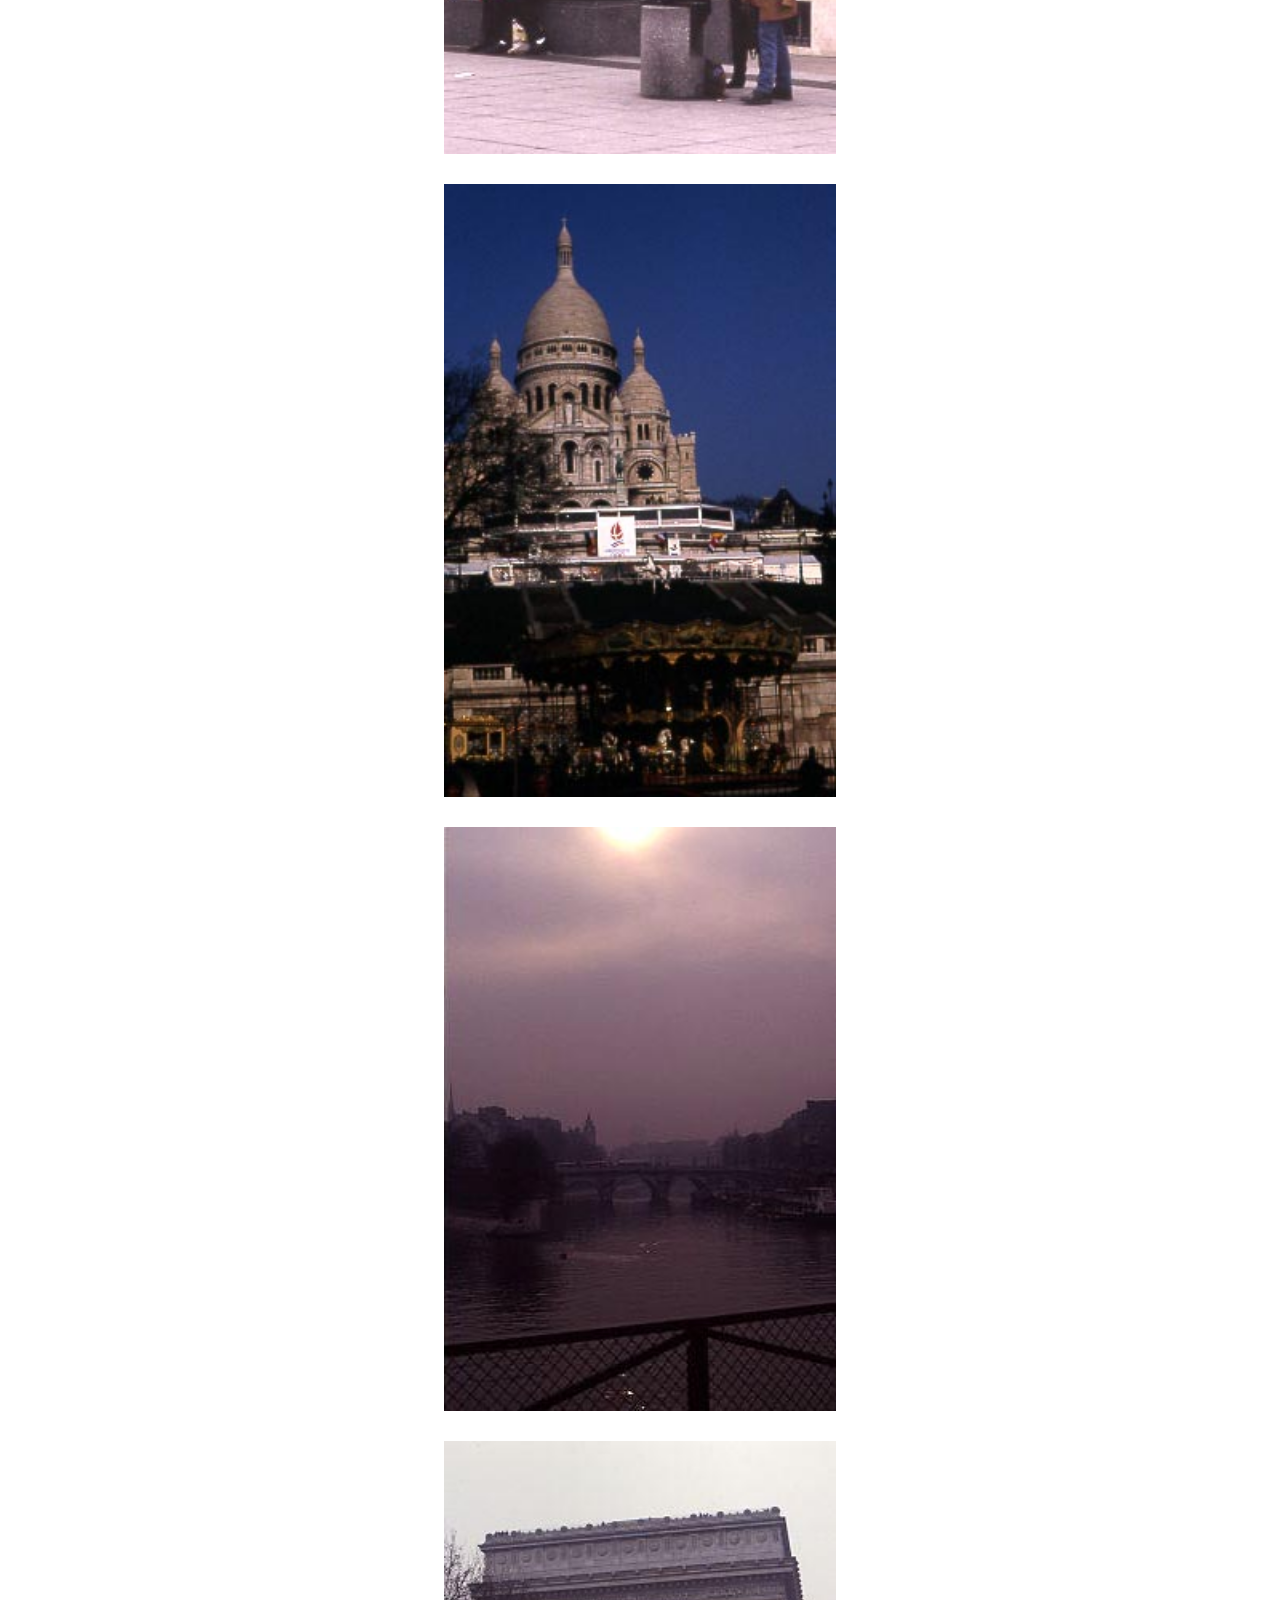
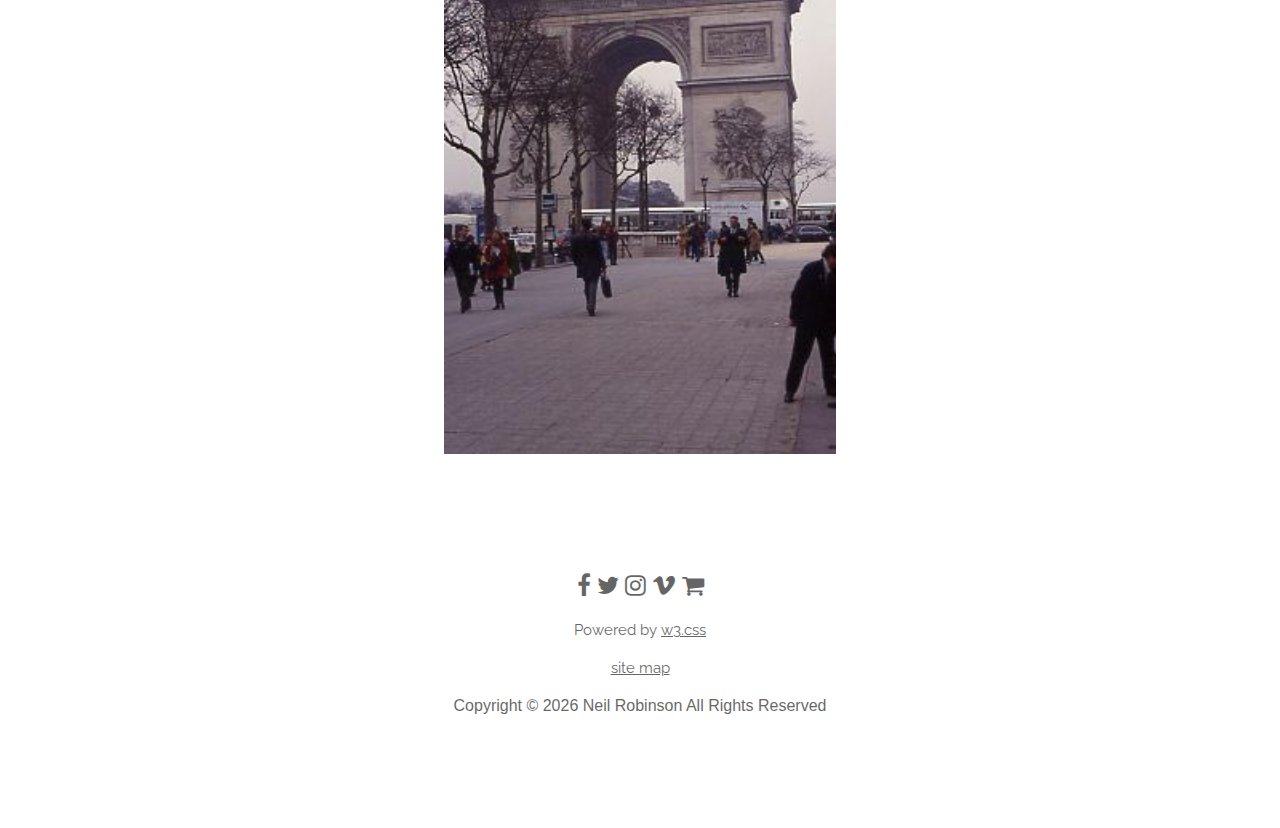
<file: photography.html>
<!DOCTYPE html>
<html lang="en">
<head>
<title>neilrobinson.me.uk :: selection of my photography: Paris Sketch Book</title>
<meta charset="UTF-8">
<meta name="viewport" content="width=device-width, initial-scale=1.0">
<meta name="description" content="Neil Robinson, Art/Printmaker specialising in landscapes and seascapes. I work with intaglio printing techniques such as etching aquatint and relief techniques such as linocut.">
<meta name="keywords" content="HTML,CSS,XML,JavaScript">
<meta name="keywords" content="HTML,CSS,XML,JavaScript,Artist,Printmaker,Blog,StockportInPrint,OnlineShop,Redbubble,Intaglio,Northwest England,UK,GB,Acrylics,Watercolour,Painting,Sketches,Etchings,Lino-cut,Screen-printing,Gelli-printing,Stockport">
<meta name="author" content="Neil Robinson">
<link rel="stylesheet" href="https://www.w3schools.com/w3css/4/w3.css">
<link rel="stylesheet" href="https://fonts.googleapis.com/css?family=Raleway">
<link rel="stylesheet" href="https://cdnjs.cloudflare.com/ajax/libs/font-awesome/4.7.0/css/font-awesome.min.css">
<link rel="stylesheet" href="css/nar_stylesheet.css">
<link rel="stylesheet" href="css/darkmode.css">
<link rel="stylesheet" href="css/navstyle.css">
<link rel="stylesheet" href="css/gallerystyle.css">
<!-- Lightbox CSS files-->	
<link rel="stylesheet" href="style.css">
<link rel="stylesheet" href="lightbox.css">
<link rel="apple-touch-icon" sizes="120x120" href="/apple-touch-icon-120x120-precomposed.png" /> <link rel="apple-touch-icon" sizes="152x152" href="/apple-touch-icon-152x152-precomposed.png"/>
</head>
<body>

<!-- navbar -->
<div class="w3-top">
  <div class="w3-bar w3-light-green w3-card">
    <a class="w3-bar-item w3-button w3-padding-large w3-hide-medium w3-hide-large w3-right" href="javascript:void(0)" onclick="myFunction()" title="Toggle Navigation Menu"><i class="fa fa-bars"></i></a>
    <a href="index.html" class="w3-bar-item w3-button w3-padding-large">PARIS SKETCHBOOK</a>
    <a href="sketches.html" class="w3-bar-item w3-button w3-padding-large w3-hide-small">sketches</a>  
	<a href="developing.html" class="w3-bar-item w3-button w3-padding-large w3-hide-small">developing sketches</a>
	<a href="photography.html" class="w3-bar-item w3-button w3-padding-large w3-hide-small"><b>photography</b></a>
    <a href="life.html" class="w3-bar-item w3-button w3-padding-large w3-hide-small">life drawing</a>
    <a href="links.html" class="w3-bar-item w3-button w3-padding-large w3-hide-small">links</a>
    <a href="contact_me.html" class="w3-bar-item w3-button w3-padding-large w3-hide-small">contact me</a>
		
		<!--<div class="w3-dropdown-hover w3-hide-small">
      <button class="w3-padding-large w3-button" title="More">more... <i class="fa fa-caret-down"></i></button>    
      <div class="w3-dropdown-content w3-bar-block w3-card-4"> -->
		
	<i class="toggle fa fa-adjust w3-bar-item w3-button w3-padding-16 w3-hide-small w3-right"></i>
	<script src="js/darkFunction.js"></script>
    </div>
    </div>

<script src="js/navBar.js"></script>

<!-- navbar on small screens (remove the onclick attribute if you want the navbar to always show on top of the content when clicking on the links) -->
<div id="navBar" class="w3-bar-block w3-light-green w3-hide w3-hide-large w3-hide-medium w3-top" style="margin-top:46px">
  <a href="sketches.html" class="w3-bar-item w3-button w3-padding-large" onclick="myFunction()"><b>sketches</b></a>
  <a href="developing.html" class="w3-bar-item w3-button w3-padding-large" onclick="myFunction()"><b>developing sketches</b></a>
  <a href="photography.html" class="w3-bar-item w3-button w3-padding-large" onclick="myFunction()"><b>photography</b></a>
  <a href="life.html" class="w3-bar-item w3-button w3-padding-large" onclick="myFunction()"><b>life drawing</b></a>
  <a href="links.html" class="w3-bar-item w3-button w3-padding-large" onclick="myFunction()">links</a>
  <a href="contact_me.html" class="w3-bar-item w3-button w3-padding-large" onclick="myFunction()">contact me</a>
</div>

<!-- page content -->
<div class="w3-content" style="max-width:2000px;margin-top:46px"></div>
 
    <!-- sketches gallery section -->
  
  <div class="w3-container w3-content w3-center w3-padding-32" style="max-width:2000px">
    <h1 class="w3-wide"></h1>
	<h1 class="w3-wide">photography (35mm slides)</h1>
  </div>
  
  <!-- lightbox section -->
<div class="container">
	<div class="gallery">
		<a href="images/photography/psp.jpg" data-lightbox="photography" data-title="Eiffel Tower">
		<img src="images/photography/psp.jpg">
		</a>
		
		<a href="images/photography/psp1b.jpg" data-lightbox="photography" data-title="Eiffel Tower (Photocopy)">
		<img src="images/photography/psp1b.jpg">
		</a>
		
		<a href="images/photography/psp1c.jpg" data-lightbox="photography" data-title="Eiffel Tower">
		<img src="images/photography/psp1c.jpg">
		</a>
		
		<a href="images/photography/psp2.jpg" data-lightbox="photography" data-title="Street artists">
		<img src="images/photography/psp2.jpg">
		</a>

		<a href="images/photography/psp3.jpg" data-lightbox="photography" data-title="Sculptures in the Musée d' Orsay">
		<img src="images/photography/psp3.jpg">
		</a>		
		
		<a href="images/photography/psp4.jpg" data-lightbox="photography" data-title="Inside the Musée d'Orsay">
		<img src="images/photography/psp4.jpg">
		</a>	
		
		<a href="images/photography/psp4b.jpg" data-lightbox="photography" data-title="Inside the Musée d'Orsay clock">
		<img src="images/photography/psp4b.jpg">
		</a>	
		
		<a href="images/photography/psp5.jpg" data-lightbox="photography" data-title="Pyramid at the Louvre">
		<img src="images/photography/psp5.jpg">
		</a>

		<a href="images/photography/psp5b.jpg" data-lightbox="photography" data-title="Inside entrance of the Louvre">
		<img src="images/photography/psp5b.jpg">
		</a>
		
		<a href="images/photography/psp5c.jpg" data-lightbox="photography" data-title="Inside the Louvre hallway">
		<img src="images/photography/psp5c.jpg">
		</a>
		
		<a href="images/photography/psp6.jpg" data-lightbox="photography" data-title="Inside the Louvre">
		<img src="images/photography/psp6.jpg">
		</a>

		<a href="images/photography/psp7.jpg" data-lightbox="photography" data-title="Artist inside the Louvre">
		<img src="images/photography/psp7.jpg">
		</a>		
		
		<a href="images/photography/psp8.jpg" data-lightbox="photography" data-title="Winged statue">
		<img src="images/photography/psp8.jpg">
		</a>	
		
		<a href="images/photography/psp9.jpg" data-lightbox="photography" data-title="Pompidou centre">
		<img src="images/photography/psp9.jpg">
		</a>	
		
		<a href="images/photography/psp10.jpg" data-lightbox="photography" data-title="Paris skyline from the Pompidou centre">
		<img src="images/photography/psp10.jpg">
		</a>	
				
		<a href="images/photography/psp11.jpg" data-lightbox="photography" data-title="Elephant statue">
		<img src="images/photography/psp11.jpg">
		</a>
				
		<a href="images/photography/psp12.jpg" data-lightbox="photography" data-title="Sacré Coeur">
		<img src="images/photography/psp12.jpg">
		</a>
		
		<a href="images/photography/psp13.jpg" data-lightbox="photography" data-title="The river Seine">
		<img src="images/photography/psp13.jpg">
		</a>
				
		<a href="images/photography/psp14.jpg" data-lightbox="photography" data-title="Arc de Triomphé">
		<img src="images/photography/psp14.jpg">
		</a>
		
	</div>
</div>
	<script src="lightbox-plus-jquery.min.js"></script>
<!-- end of page content -->
</div>

<!-- footer -->
<footer class="w3-container w3-padding-64 w3-center w3-opacity w3-white w3-xlarge">
  <a id = "SML" href="https://www.facebook.com/groups/stockportinprint/?ref=share" class="fa fa-facebook"></a>
			<a id = "SML" href="https://twitter.com/nrobinsonart" class="fa fa-twitter"></a>
			<a id = "SML" href="https://www.instagram.com/nrobinsonart/?hl=en" class="fa fa-instagram"></a>
			<a id = "SML" href="https://vimeo.com/nrvimeo" class="fa fa-vimeo"></a>
			<a id = "SML" href="https://www.redbubble.com/people/NR-Art-Prints/shop?asc=u" class="fa fa-shopping-cart"></a>
  
  <p class="w3-medium">Powered by <a href="https://www.w3schools.com/w3css/default.asp" target="_blank">w3.css</a></p>
  <p class="w3-medium"><a href="sitemap.html" target="_blank">site map</a></p>
  <div class="w3-white w3-center w3-padding-12"><span lang="en-gb">
  <h6>Copyright &copy; <script>document.write(new Date().getFullYear())</script> Neil Robinson All Rights Reserved</h6>
<br>
</footer>

</div>
</body>
</html>
</file>
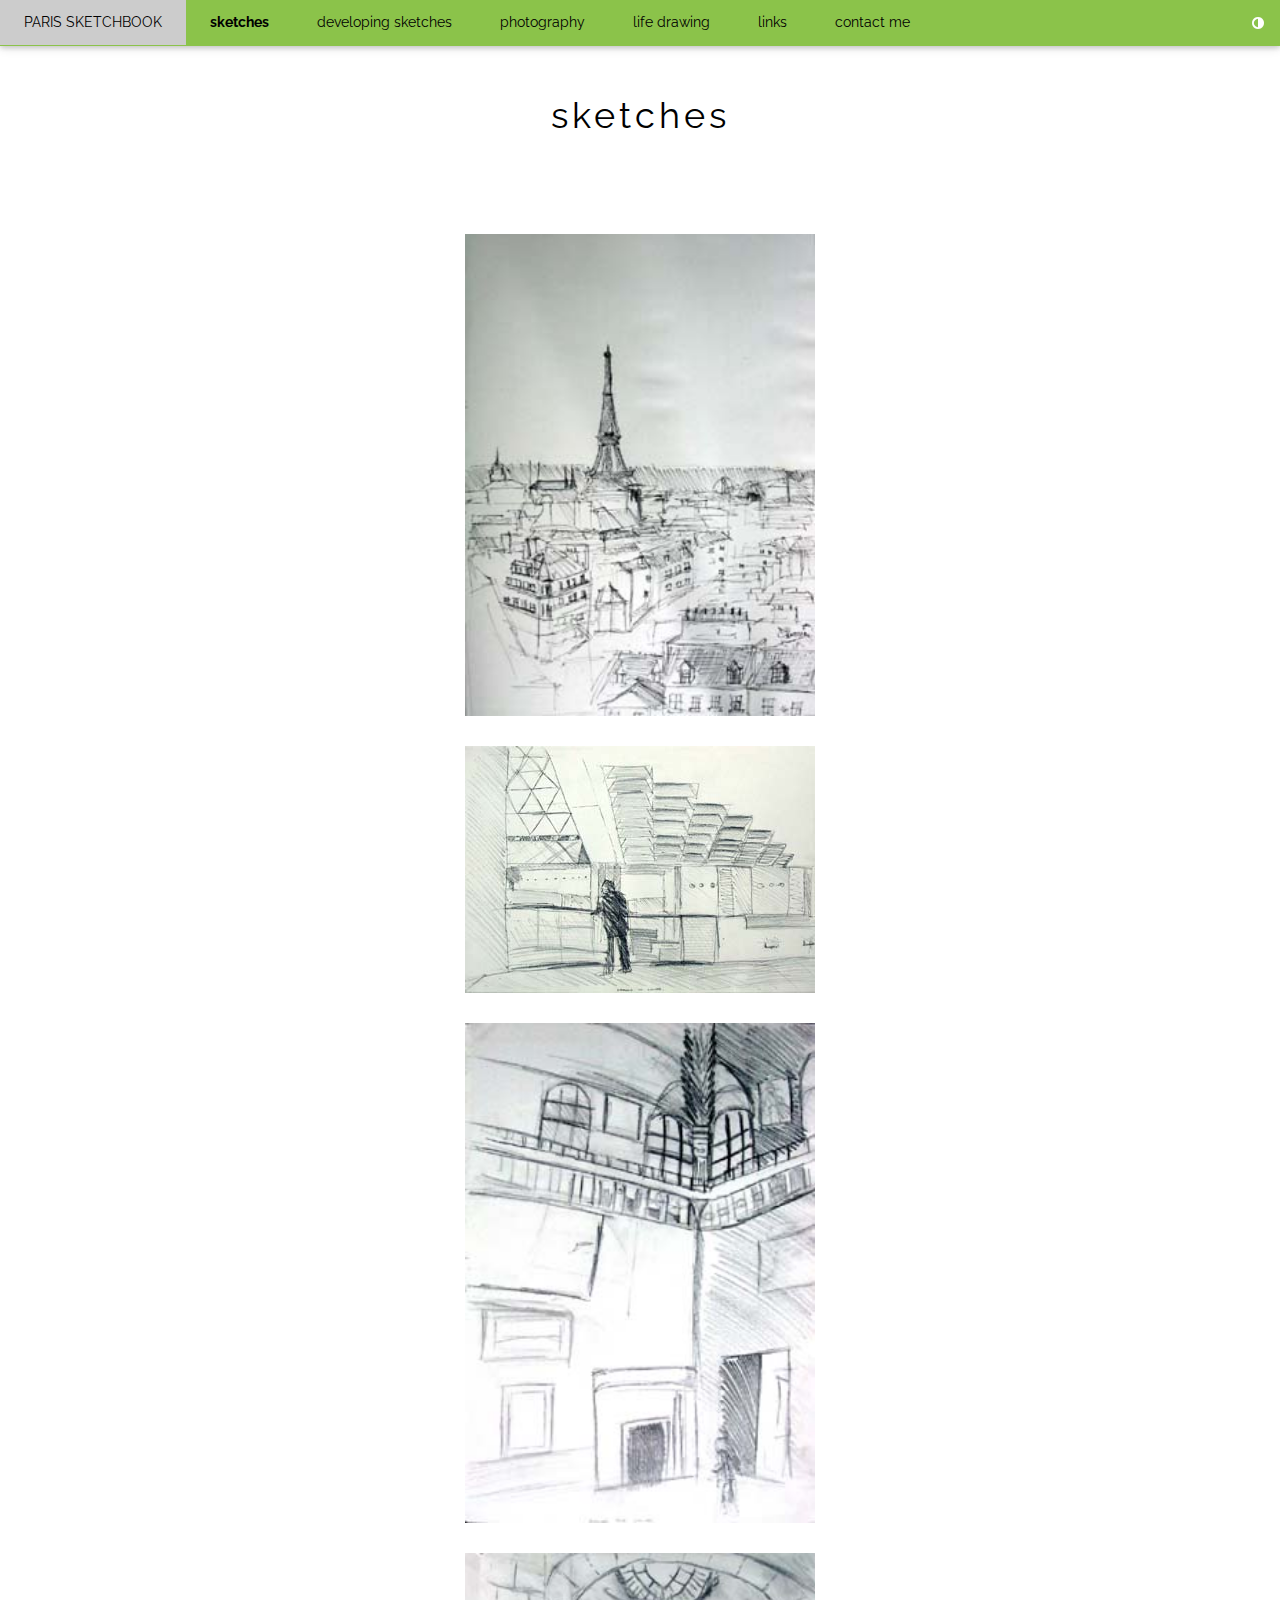
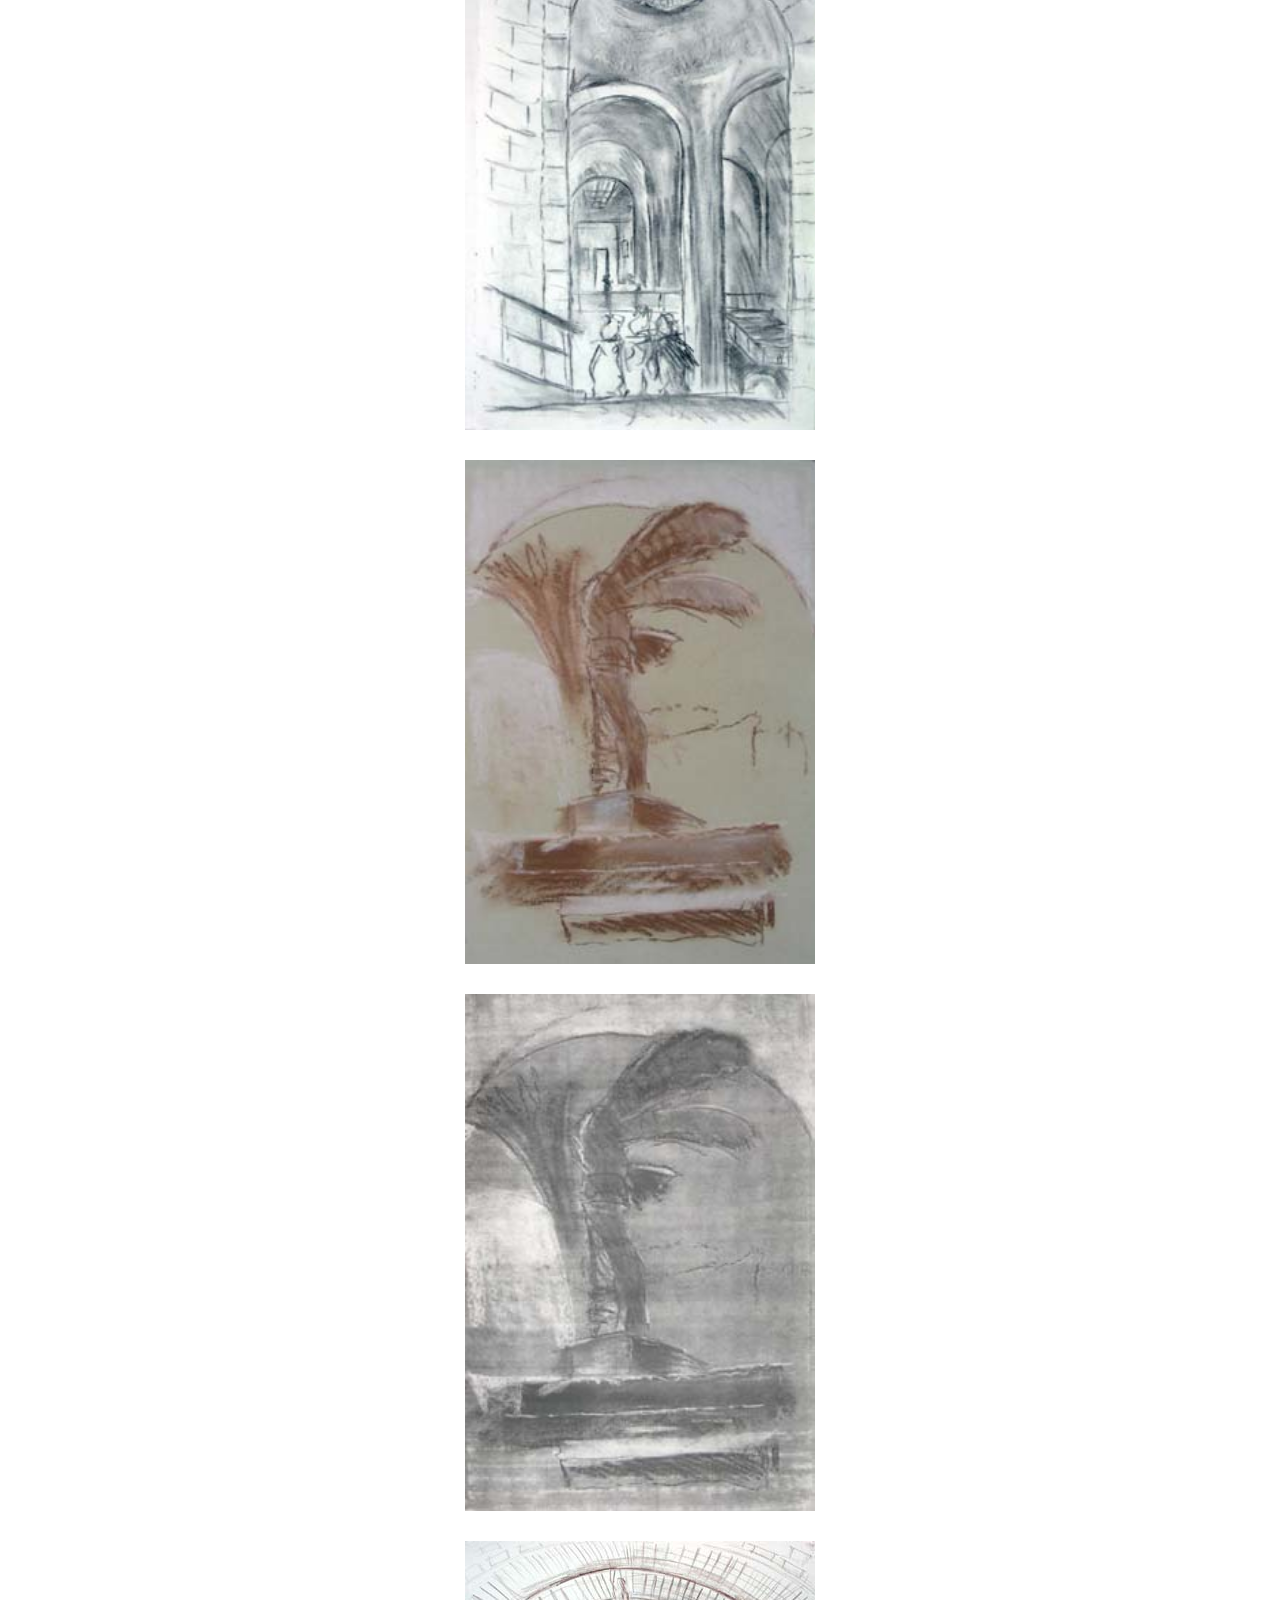
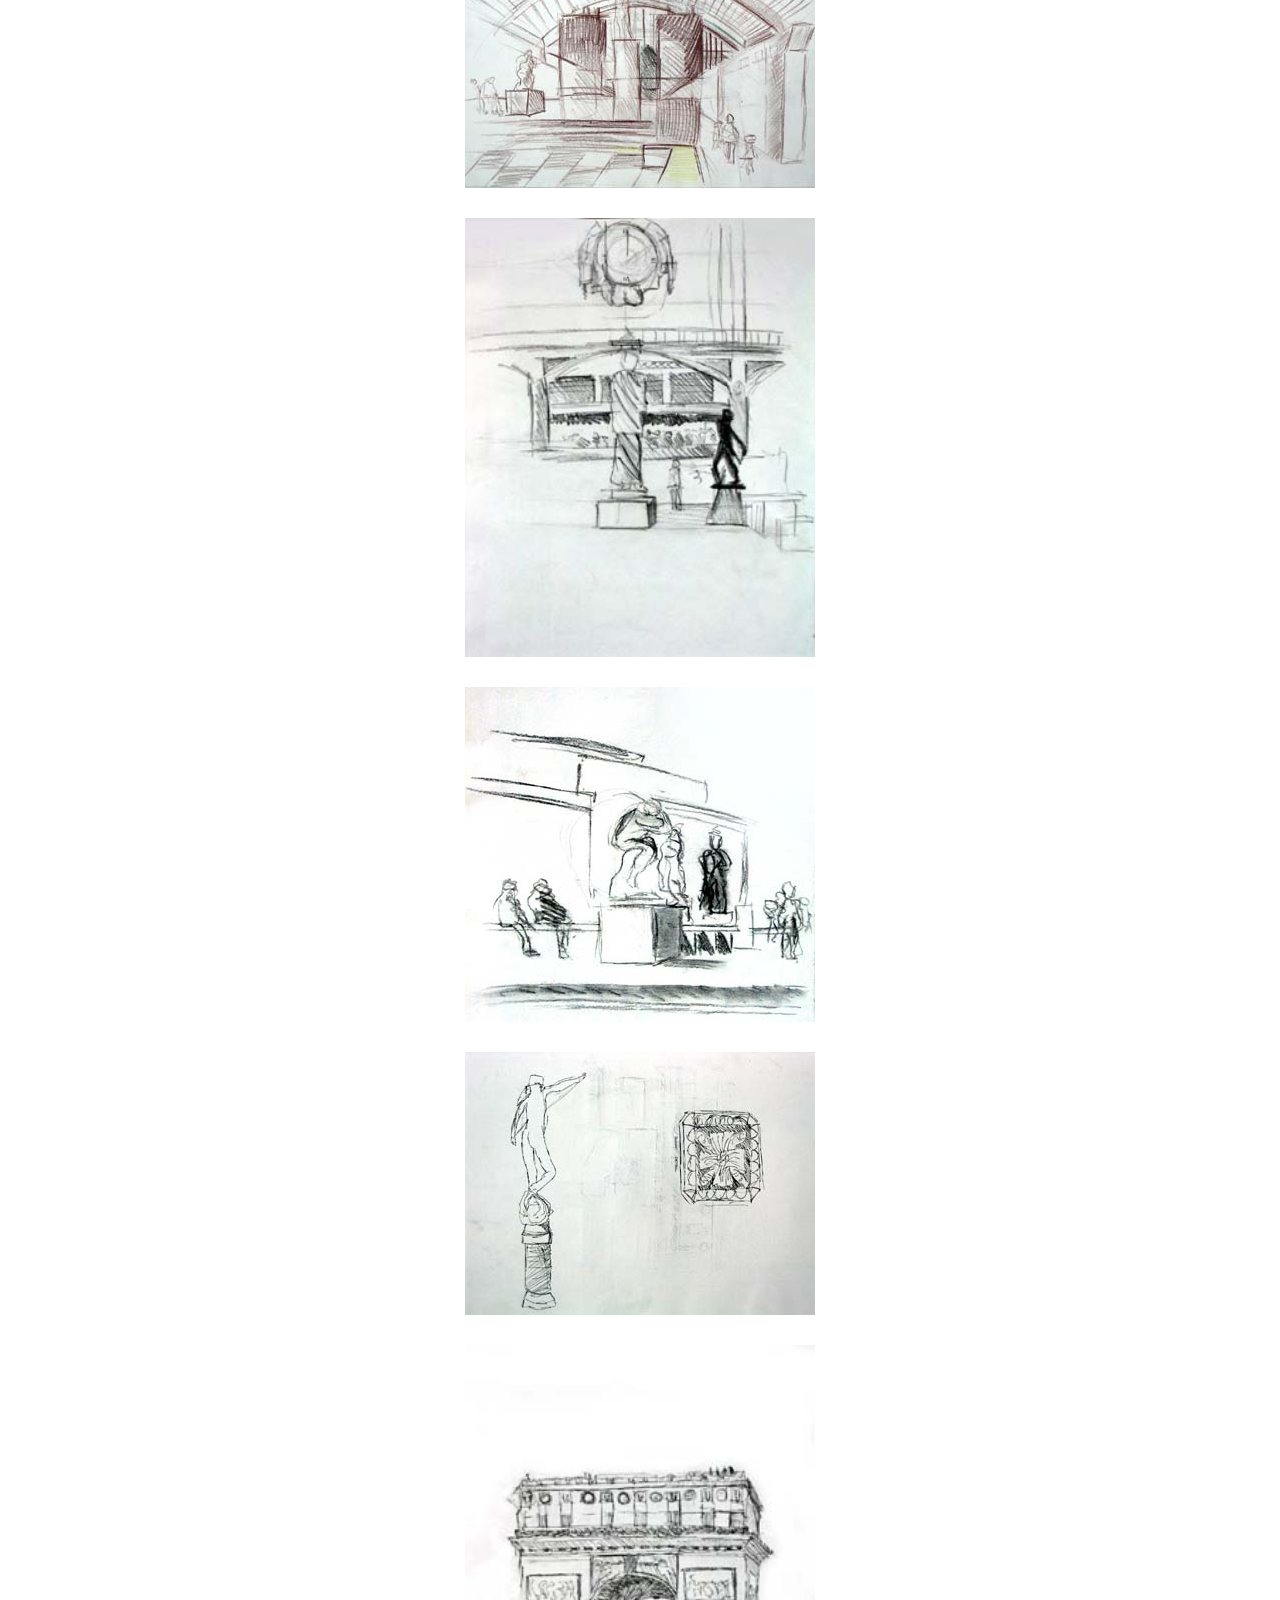
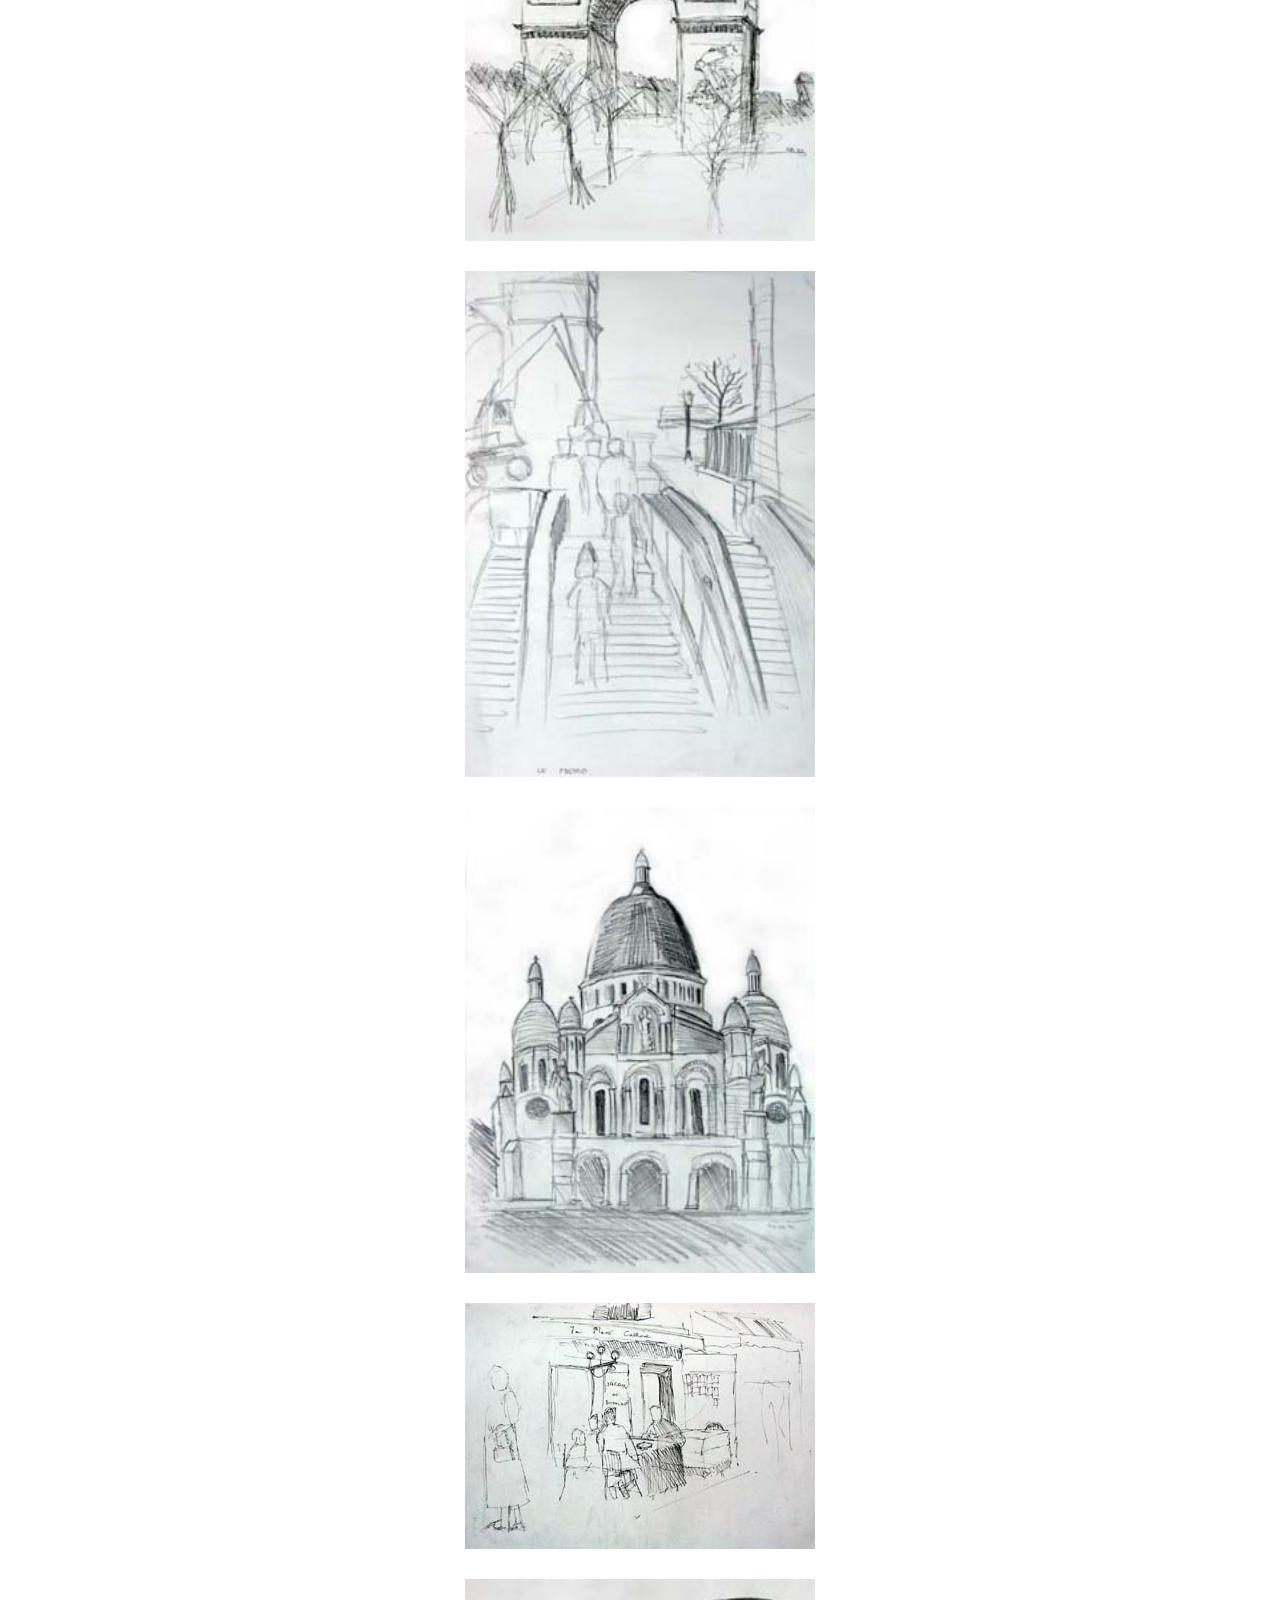
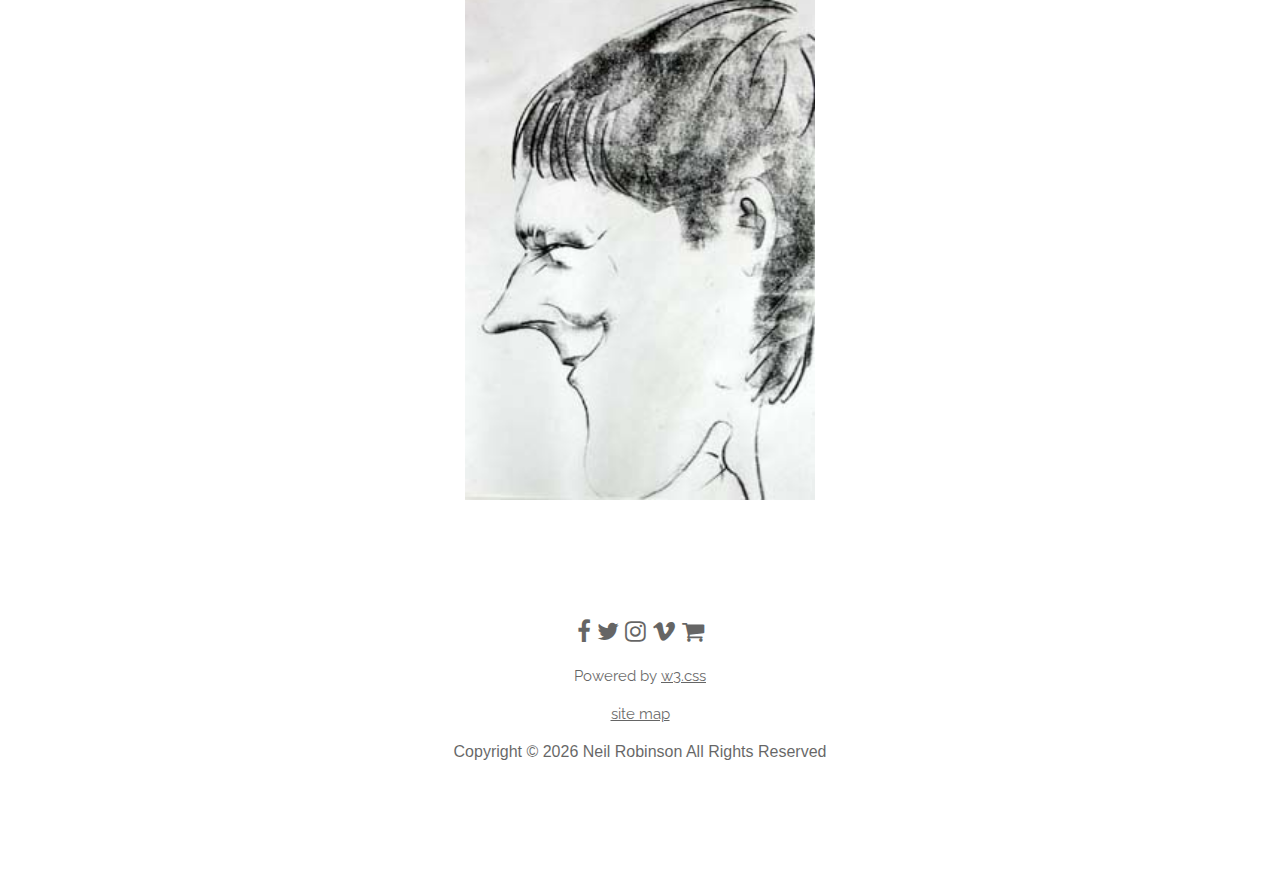
<file: sketches.html>
<!DOCTYPE html>
<html lang="en">
<head>
<title>neilrobinson.me.uk :: selection of my sketches: Paris Sketch Book</title>
<meta charset="UTF-8">
<meta name="viewport" content="width=device-width, initial-scale=1.0">
<meta name="description" content="Neil Robinson, Art/Printmaker specialising in landscapes and seascapes. I work with intaglio printing techniques such as etching aquatint and relief techniques such as linocut.">
<meta name="keywords" content="HTML,CSS,XML,JavaScript">
<meta name="keywords" content="HTML,CSS,XML,JavaScript,Artist,Printmaker,Blog,StockportInPrint,OnlineShop,Redbubble,Intaglio,Northwest England,UK,GB,Acrylics,Watercolour,Painting,Sketches,Etchings,Lino-cut,Screen-printing,Gelli-printing,Stockport">
<meta name="author" content="Neil Robinson">
<link rel="stylesheet" href="https://www.w3schools.com/w3css/4/w3.css">
<link rel="stylesheet" href="https://fonts.googleapis.com/css?family=Raleway">
<link rel="stylesheet" href="https://cdnjs.cloudflare.com/ajax/libs/font-awesome/4.7.0/css/font-awesome.min.css">
<link rel="stylesheet" href="css/nar_stylesheet.css">
<link rel="stylesheet" href="css/darkmode.css">
<link rel="stylesheet" href="css/navstyle.css">
<link rel="stylesheet" href="css/gallerystyle.css">
<!-- Lightbox CSS files-->	
<link rel="stylesheet" href="style.css">
<link rel="stylesheet" href="lightbox.css">
<link rel="apple-touch-icon" sizes="120x120" href="/apple-touch-icon-120x120-precomposed.png" /> <link rel="apple-touch-icon" sizes="152x152" href="/apple-touch-icon-152x152-precomposed.png"/>
</head>
<body>

<!-- navbar -->
<div class="w3-top">
  <div class="w3-bar w3-light-green w3-card">
    <a class="w3-bar-item w3-button w3-padding-large w3-hide-medium w3-hide-large w3-right" href="javascript:void(0)" onclick="myFunction()" title="Toggle Navigation Menu"><i class="fa fa-bars"></i></a>
    <a href="index.html" class="w3-bar-item w3-button w3-padding-large">PARIS SKETCHBOOK</a>
    <a href="sketches.html" class="w3-bar-item w3-button w3-padding-large w3-hide-small"><b>sketches</b></a>  
	<a href="developing.html" class="w3-bar-item w3-button w3-padding-large w3-hide-small">developing sketches</a>
	<a href="photography.html" class="w3-bar-item w3-button w3-padding-large w3-hide-small">photography</a>
    <a href="life.html" class="w3-bar-item w3-button w3-padding-large w3-hide-small">life drawing</a>
    <a href="links.html" class="w3-bar-item w3-button w3-padding-large w3-hide-small">links</a>
    <a href="contact_me.html" class="w3-bar-item w3-button w3-padding-large w3-hide-small">contact me</a>
		
		<!--<div class="w3-dropdown-hover w3-hide-small">
      <button class="w3-padding-large w3-button" title="More">more... <i class="fa fa-caret-down"></i></button>    
      <div class="w3-dropdown-content w3-bar-block w3-card-4"> -->
		
	<i class="toggle fa fa-adjust w3-bar-item w3-button w3-padding-16 w3-hide-small w3-right"></i>
	<script src="js/darkFunction.js"></script>
    </div>
    </div>

<script src="js/navBar.js"></script>

<!-- navbar on small screens (remove the onclick attribute if you want the navbar to always show on top of the content when clicking on the links) -->
<div id="navBar" class="w3-bar-block w3-light-green w3-hide w3-hide-large w3-hide-medium w3-top" style="margin-top:46px">
  <a href="sketches.html" class="w3-bar-item w3-button w3-padding-large" onclick="myFunction()"><b>sketches</b></a>
  <a href="developing.html" class="w3-bar-item w3-button w3-padding-large" onclick="myFunction()"><b>developing sketches</b></a>
  <a href="photography.html" class="w3-bar-item w3-button w3-padding-large" onclick="myFunction()"><b>photography</b></a>
  <a href="life.html" class="w3-bar-item w3-button w3-padding-large" onclick="myFunction()"><b>life drawing</b></a>
  <a href="links.html" class="w3-bar-item w3-button w3-padding-large" onclick="myFunction()"><b>links</b></a>
  <a href="contact_me.html" class="w3-bar-item w3-button w3-padding-large" onclick="myFunction()">contact me</a>
</div>

<!-- page content -->
<div class="w3-content" style="max-width:2000px;margin-top:46px"></div>
 
    <!-- sketches gallery section -->
  
  <div class="w3-container w3-content w3-center w3-padding-32" style="max-width:2000px">
    <h1 class="w3-wide"></h1>
	<h1 class="w3-wide">sketches</h1>
  </div>
  
  <!-- lightbox section -->
<div class="container">
	<div class="gallery">
		<a href="images/sketches/psb.jpg" data-lightbox="sketches" data-title="Paris skyline (Fineliner)">
		<img src="images/sketches/psb.jpg">
		</a>
		
		<a href="images/sketches/psb2.jpg" data-lightbox="sketches" data-title="Entrance to the Louvre (Pencil)">
		<img src="images/sketches/psb2.jpg">
		</a>
		
		<a href="images/sketches/psb3.jpg" data-lightbox="sketches" data-title="Inside the Louvre (Pencil)">
		<img src="images/sketches/psb3.jpg">
		</a>
		
		<a href="images/sketches/psb4.jpg" data-lightbox="sketches" data-title="Hallway inside the Louvre">
		<img src="images/sketches/psb4.jpg">
		</a>
		
		<a href="images/sketches/psb5.jpg" data-lightbox="sketches" data-title="Winged statue">
		<img src="images/sketches/psb5.jpg">
		</a>
		
		<a href="images/sketches/psb5b.jpg" data-lightbox="sketches" data-title="Winged statue">
		<img src="images/sketches/psb5b.jpg">
		</a>
		
		<a href="images/sketches/psb6.jpg" data-lightbox="sketches" data-title="Musée d'Orsay">
		<img src="images/sketches/psb6.jpg">
		</a>
		
		<a href="images/sketches/psb6b.jpg" data-lightbox="sketches" data-title="Musée d'Orsay">
		<img src="images/sketches/psb6b.jpg">
		</a>
				
		<a href="images/sketches/psb6c.jpg" data-lightbox="sketches" data-title="Musée d'Orsay">
		<img src="images/sketches/psb6c.jpg">
		</a>
						
		<a href="images/sketches/psb6d.jpg" data-lightbox="sketches" data-title="Musée d'Orsay">
		<img src="images/sketches/psb6d.jpg">
		</a>

		<a href="images/sketches/psb7.jpg" data-lightbox="sketches" data-title="Arc de Triomphé">
		<img src="images/sketches/psb7.jpg">
		</a>
		
		<a href="images/sketches/psb8.jpg" data-lightbox="sketches" data-title="Entrance to Metro station">
		<img src="images/sketches/psb8.jpg">
		</a>
		
		<a href="images/sketches/psb9.jpg" data-lightbox="sketches" data-title="Sacré Coeur">
		<img src="images/sketches/psb9.jpg">
		</a>
		
		<a href="images/sketches/psb10.jpg" data-lightbox="sketches" data-title="Café at Montmarte">
		<img src="images/sketches/psb10.jpg">
		</a>
	
		<a href="images/sketches/psb11.jpg" data-lightbox="sketches" data-title="Cartton portrait of me">
		<img src="images/sketches/psb11.jpg">
		</a>
	</div>
</div>
	<script src="lightbox-plus-jquery.min.js"></script>
<!-- end of page content -->
</div>

<!-- footer -->
<footer class="w3-container w3-padding-64 w3-center w3-opacity w3-white w3-xlarge">
  <a id = "SML" href="https://www.facebook.com/groups/stockportinprint/?ref=share" class="fa fa-facebook"></a>
			<a id = "SML" href="https://twitter.com/nrobinsonart" class="fa fa-twitter"></a>
			<a id = "SML" href="https://www.instagram.com/nrobinsonart/?hl=en" class="fa fa-instagram"></a>
			<a id = "SML" href="https://vimeo.com/nrvimeo" class="fa fa-vimeo"></a>
			<a id = "SML" href="https://www.redbubble.com/people/NR-Art-Prints/shop?asc=u" class="fa fa-shopping-cart"></a>
  
  <p class="w3-medium">Powered by <a href="https://www.w3schools.com/w3css/default.asp" target="_blank">w3.css</a></p>
  <p class="w3-medium"><a href="sitemap.html" target="_blank">site map</a></p>
  <div class="w3-white w3-center w3-padding-12"><span lang="en-gb">
  <h6>Copyright &copy; <script>document.write(new Date().getFullYear())</script> Neil Robinson All Rights Reserved</h6>
<br>
</footer>

</div>
</body>
</html>
</file>
<file: css/nar_stylesheet.css>
body {font-family: "Raleway", sans-serif}
h2 {font-family: "Trebuchet MS", sans-serif}
.mySlides {display: none}
.error {color: #FF0000;}
	#SML { 
            text-decoration: none;
			}
</file>
<file: css/darkmode.css>
body {
  
  background-color: white;
  color: black;
  font-size: 14px;
}

.dark {
  background-color: black;
  color: white;
}

 .toggle {
     cursor: pointer;
     position: top;
     top: 0px;
     right: 5px;
     color: white;
 }
</file>
<file: css/navstyle.css>
/* NAVBAR STYLING STARTS */
.navbar {
 display: flex;
 align-items: center;
 justify-content: space-between;
 padding: 2px;
 background-color: #669900; /* pale green */
 
 color: #fff;
}
.nav-links a {
 color: #fff;
}
/* LOGO */
.logo {
 font-size: 24px;
}
/* NAVBAR MENU */
.menu {
 display: flex;
 gap: 1em;
 font-size: 14px;
}
.menu li:hover {
 background-color: #4c9e9e
 border-radius: 5px;
 transition: 0.3s ease;
}
.menu li {
 padding: 5px 14px;
}
/* DROPDOWN MENU */
.services {
 position: relative; 
}
.dropdown {
 background-color: rgb(1, 139, 139);
 padding: 1em 0;
 position: absolute; /*WITH RESPECT TO PARENT*/
 display: none;
 border-radius: 8px;
 top: 35px;
}
.dropdown li + li {
 margin-top: 10px;
}
.dropdown li {
 padding: 0.5em 1em;
 width: 10em;
 text-align: center;
}
.dropdown li:hover {
 background-color: #4c9e9e;
}
.services:hover .dropdown {
 display: block;
}

/*RESPONSIVE NAVBAR MENU STARTS*/
/* CHECKBOX HACK */
input[type=checkbox]{
 display: none;
} 
/*HAMBURGER MENU*/
.hamburger {
 display: none;
 font-size: 24px;
 user-select: none;
}
/* APPLYING MEDIA QUERIES */
@media (max-width: 768px) {
.menu { 
 display:none;
 position: absolute;
 background-color:teal;
 right: 0;
 left: 0;
 text-align: center;
 padding: 16px 0;
}
.menu li:hover {
 display: inline-block;
 background-color: #669900;
 transition: 0.3s ease;
}
.menu li + li {
 margin-top: 12px;
}
input[type=checkbox]:checked ~ .menu{
 display: block;
}
.hamburger {
 display: block;
}
.dropdown {
 left: 50%;
 top: 30px;
 transform: translateX(35%);
}
.dropdown li:hover {
 background-color: #4c9e9e;
}
}
</file>
<file: css/gallerystyle.css>
* {
   box-sizing: border-box;
}

body {
  background-color: white;
  font-family: "Raleway", sans-serif;
}

h1 {
  font-family: "Raleway", sans-serif;
  word-break: break-all;
}

/* Center website */
.main {
  max-width: 1000px;
  margin: auto;
}


.row {
  margin: 8px -16px;

}

/* Add padding BETWEEN each column (if you want) */
.row,
.row > .column {
  padding: 8px;
}

/* Create three equal columns that floats next to each other */
.column {
  float: left;
  width: 33.33%;
  display: none; /* Hide columns by default */
}

/* Clear floats after rows */
.row:after {
  content: "";
  display: table;
  clear: both;
}

/* Content */
.content {
  background-color: white;
  padding: 10px;
}

/* The "show" class is added to the filtered elements */
.show {
  display: block;
}

/* Style the buttons */
.btn {
  border: none;
  outline: none;
  padding: 12px 16px;
  background-color: white;
  cursor: pointer;
  text-align: center;
}

/* Add a grey background color on mouse-over */
.btn:hover {
  background-color: #ddd;
}

/* Add a dark background color to the active button */
.btn.active {
  background-color: #666;
   color: white;
}
</file>
<file: style.css>
{
	margin: 0;
	padding: 0;
	box-sizing: border-box;
	font-family: "Trebuchet MS", sans-serif;
	font-size: 10px;
}
.container{
	width: 100%;
	min-height: 100vh;
	display: flex;
	align-items: center;
	justify-content: center;
	padding: 50px 8%;
}
.gallery{
	display: grid;
	grid-template-columns: repeat(auto-fit, minmax(250px, 1fr));
	grid-gap: 30px;
}
.gallery img{
	width: 100%;
}
</file>
